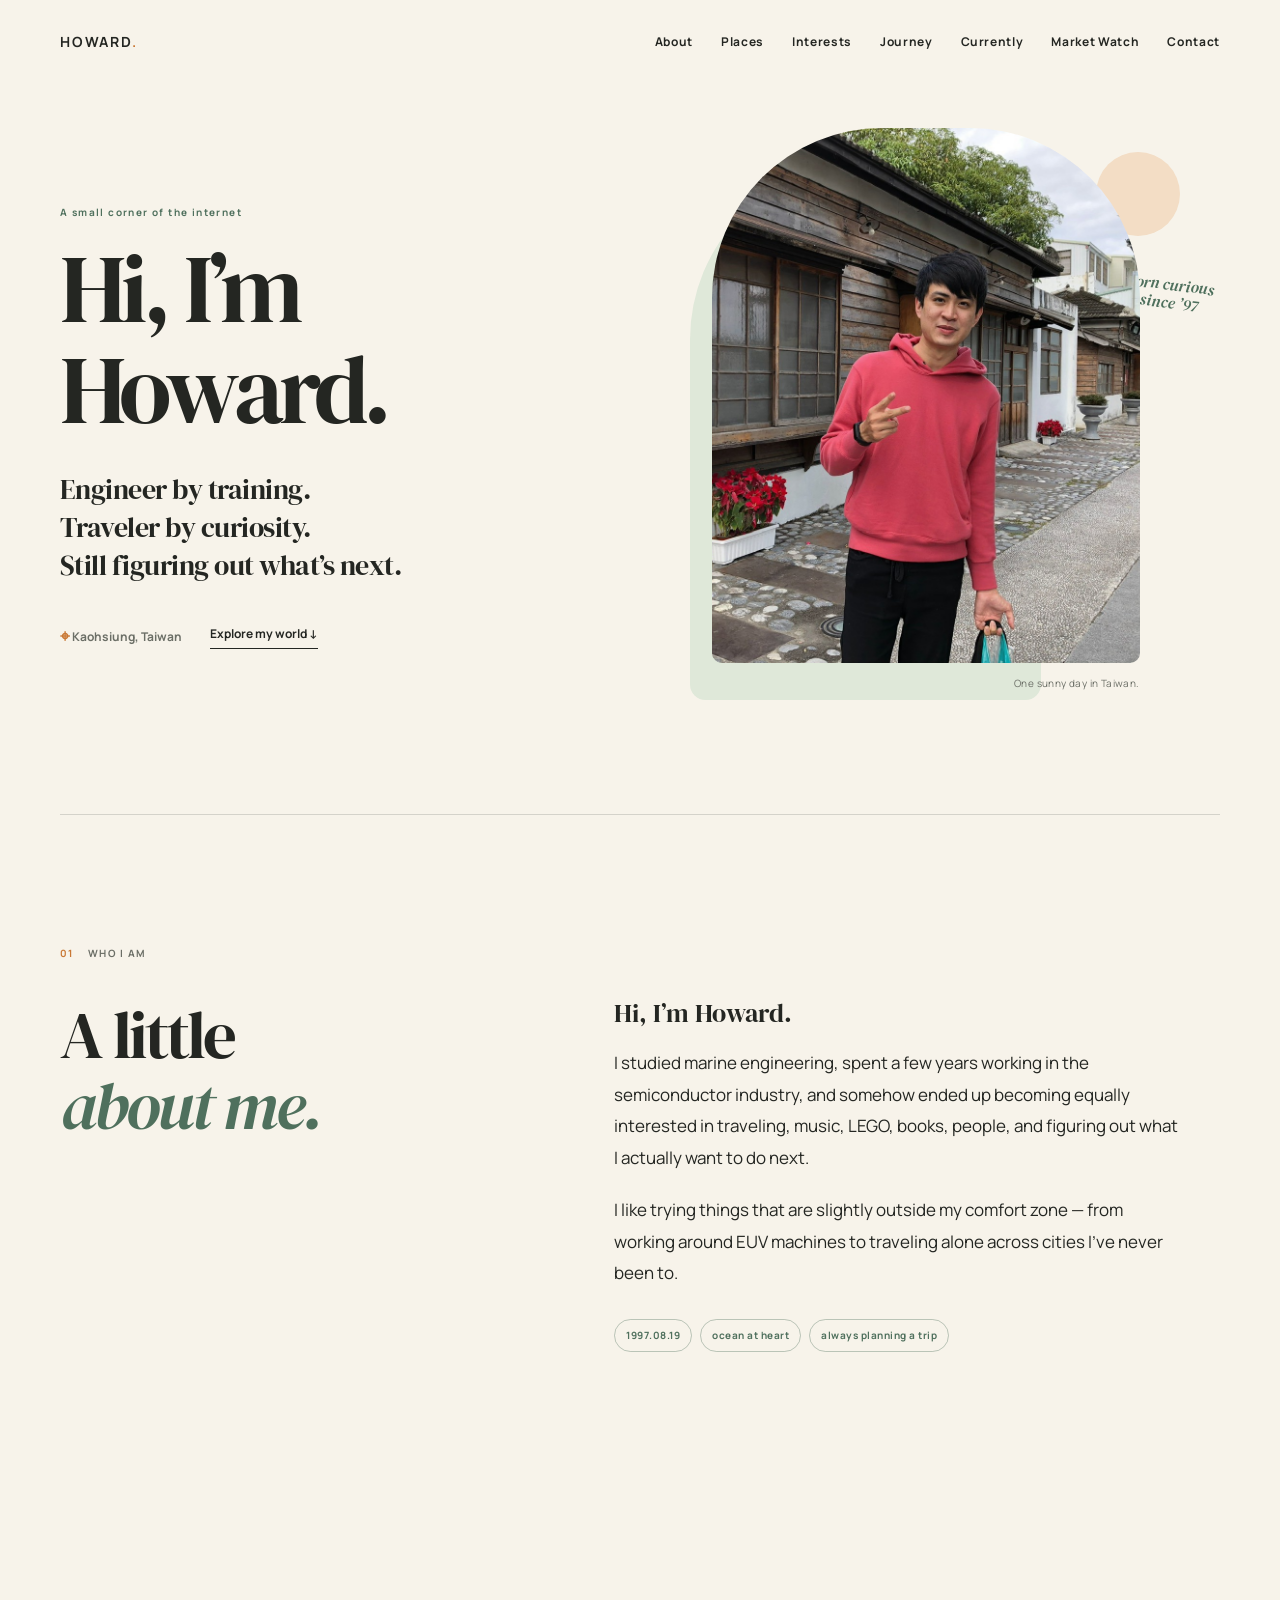
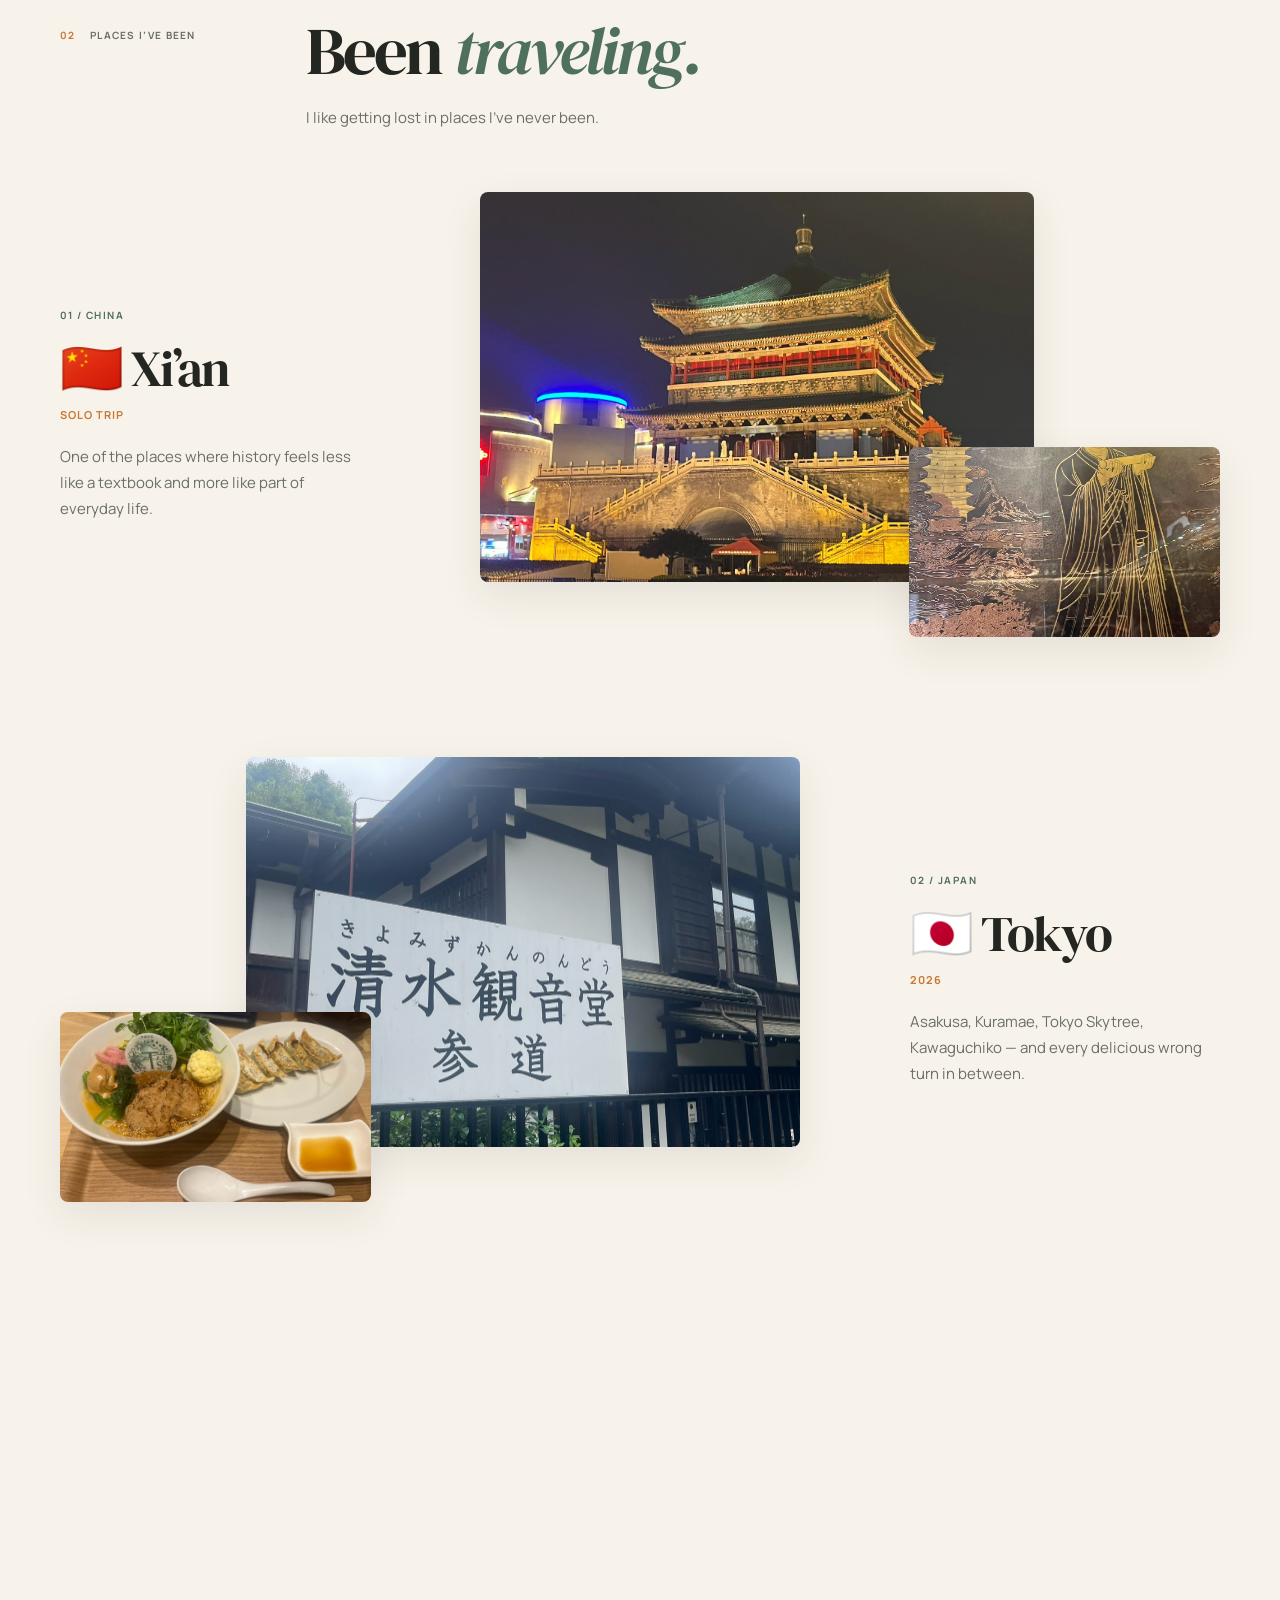
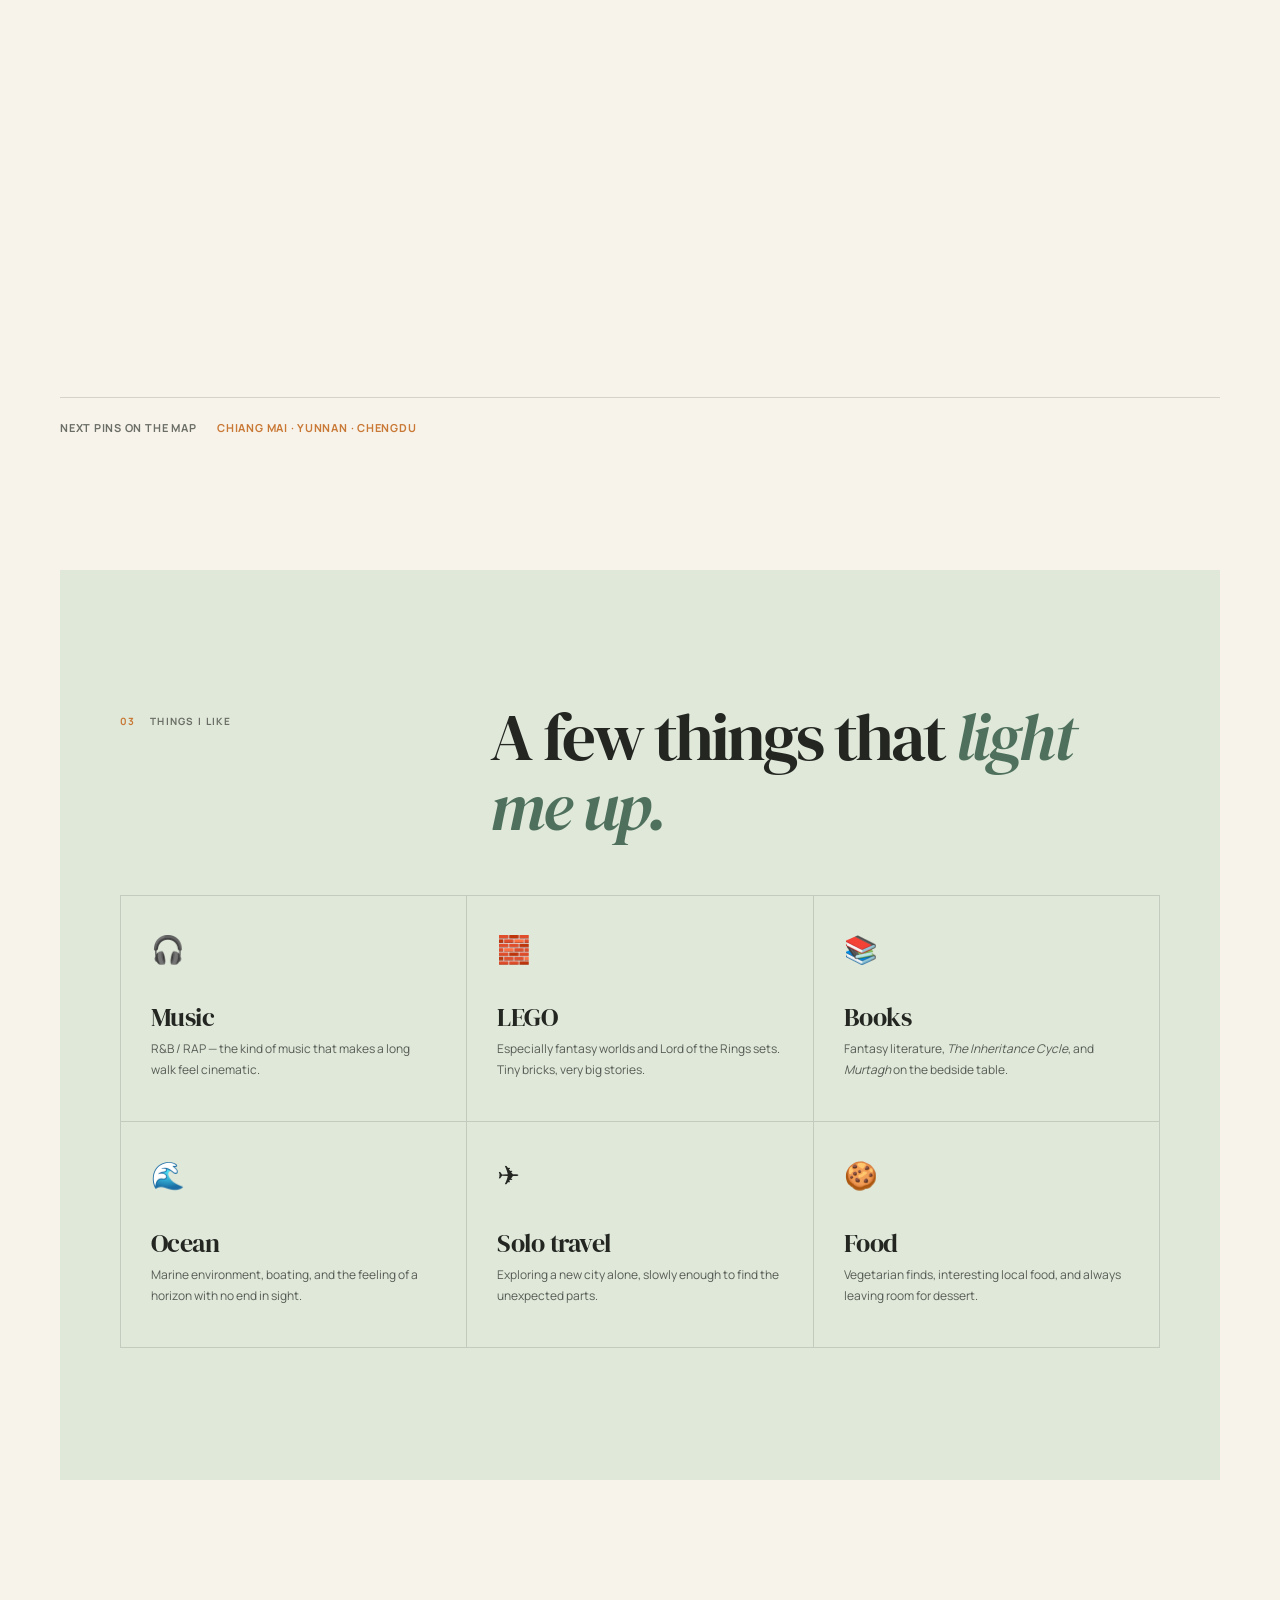
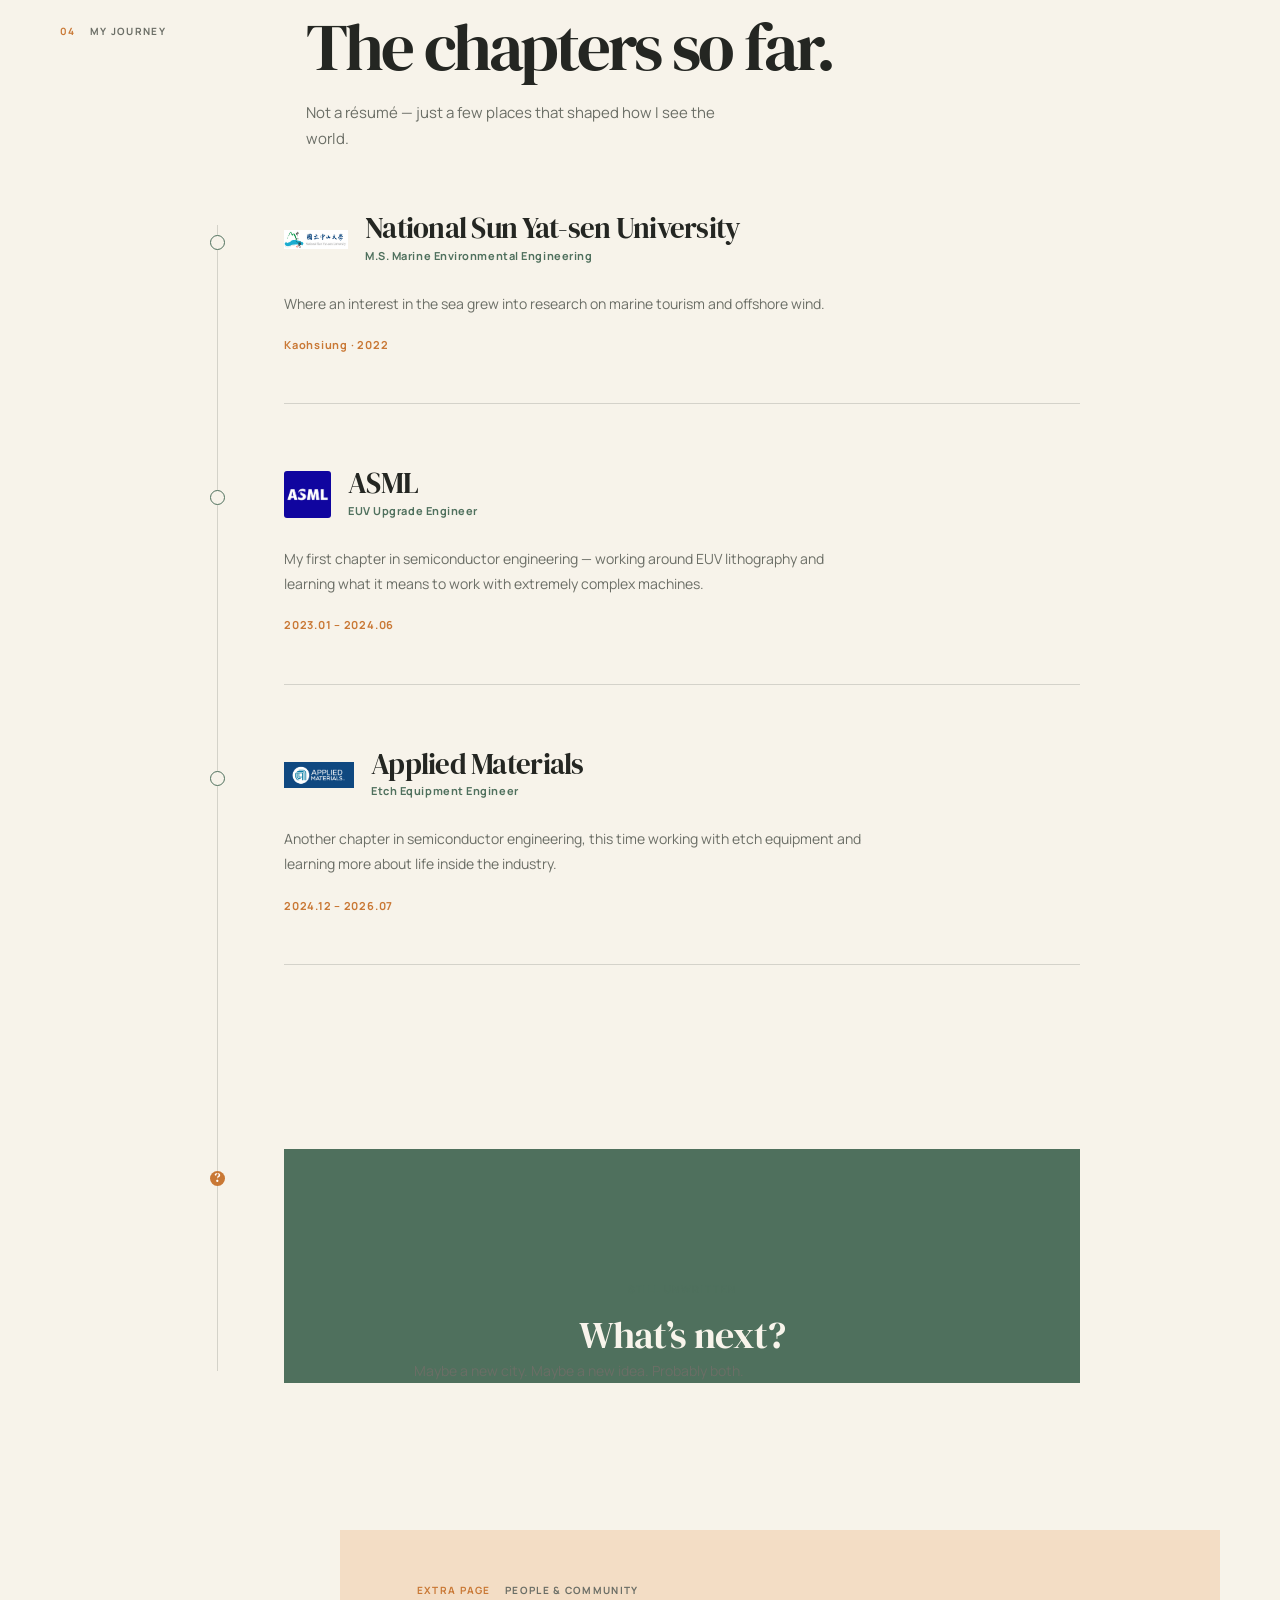
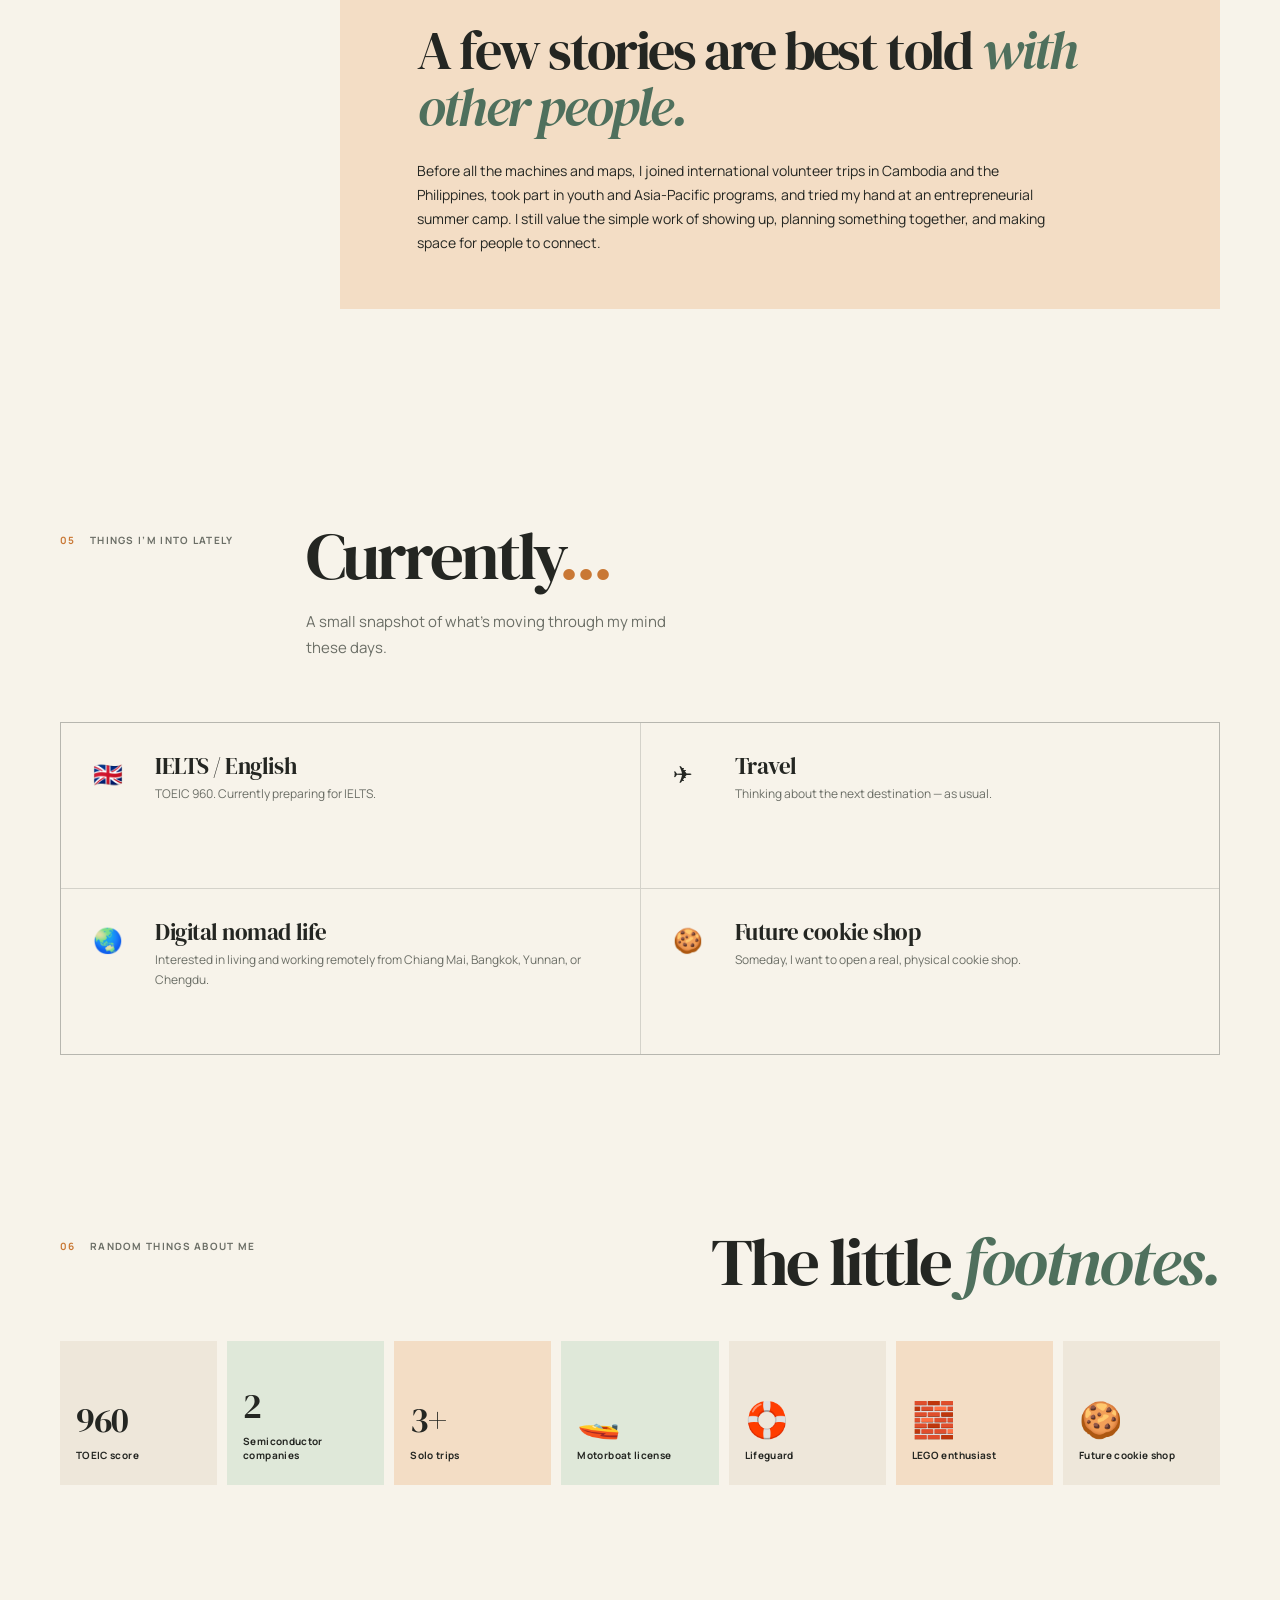
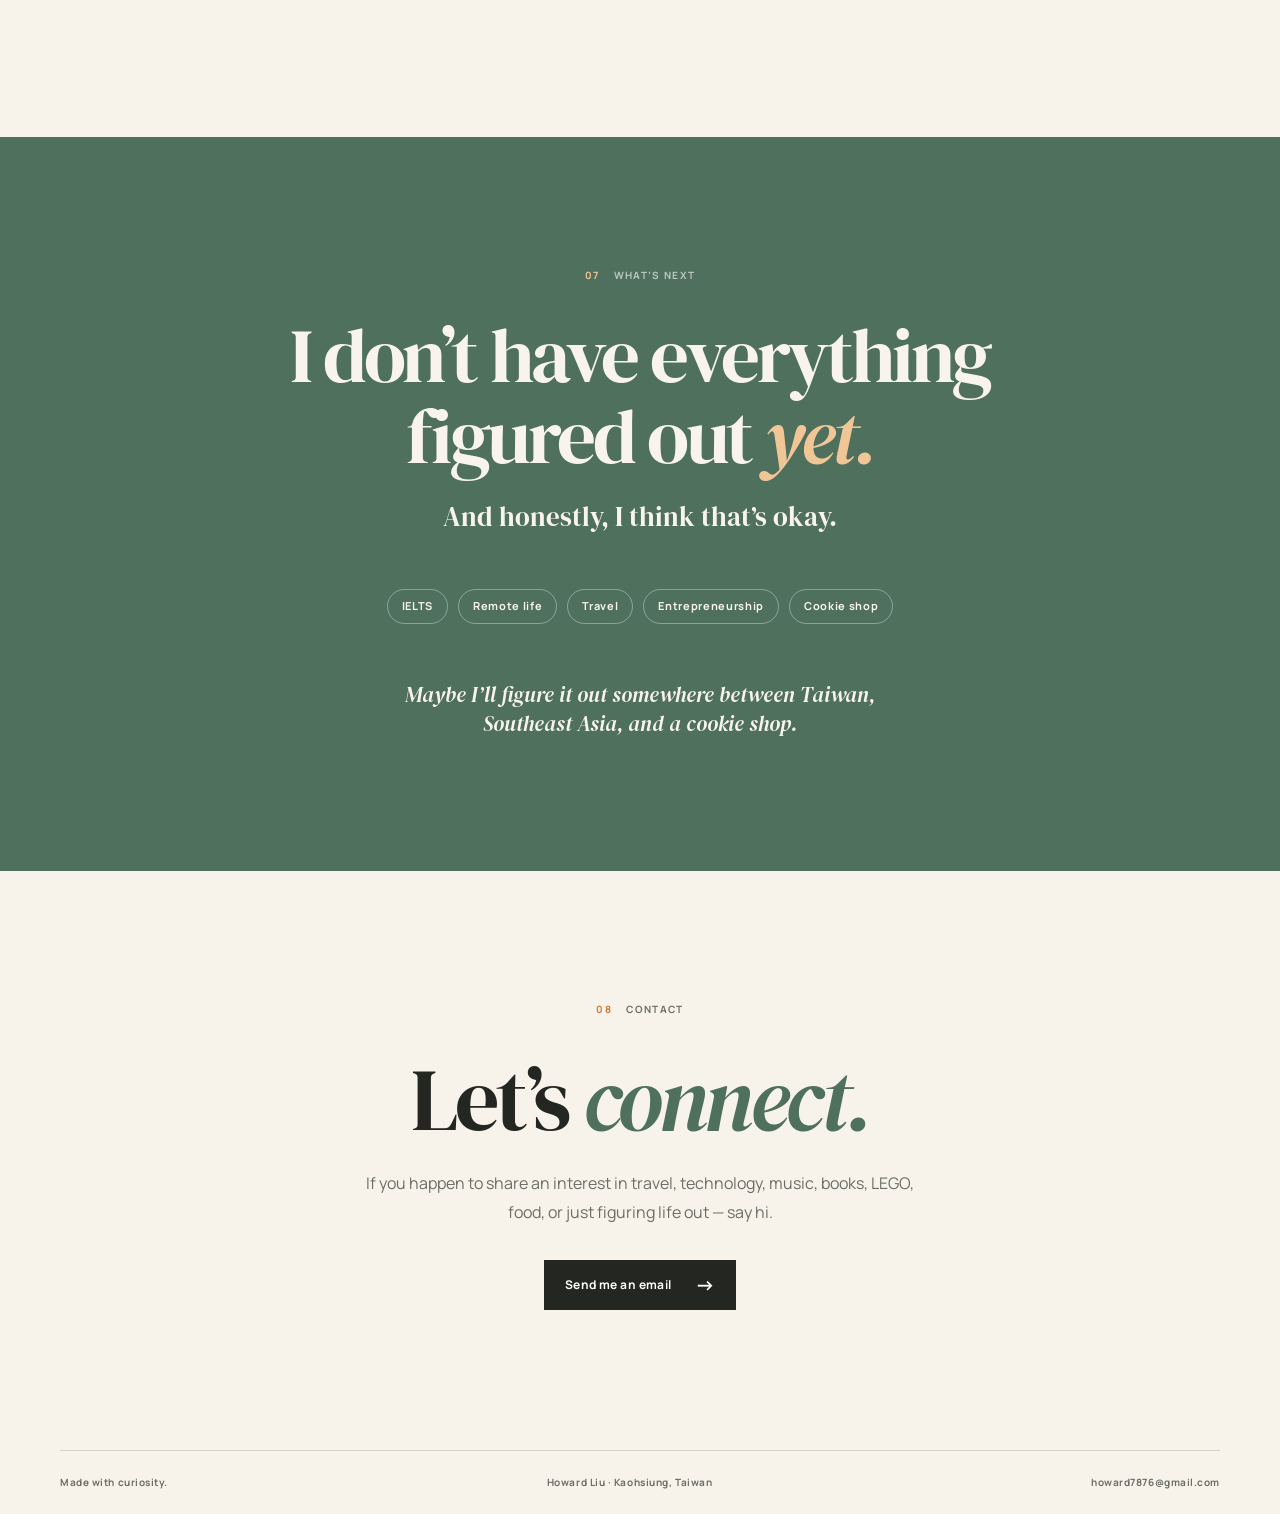
<file: index.html>
<!doctype html>
<html lang="en">
  <head>
    <meta charset="UTF-8" />
    <meta name="viewport" content="width=device-width, initial-scale=1.0" />
    <meta name="description" content="Personal website of Howard Liu — engineer, traveler, LEGO enthusiast, music lover, and someone still figuring out what's next." />
    <meta name="theme-color" content="#f6f2e9" />
    <meta property="og:title" content="Howard Liu — About me" />
    <meta property="og:description" content="Engineer, traveler, LEGO enthusiast, music lover, and someone still figuring out what's next." />
    <meta property="og:type" content="website" />
    <meta property="og:image" content="profile.jpg" />
    <meta property="og:locale" content="en_US" />
    <title>Howard Liu — About me</title>
    <link rel="preconnect" href="https://fonts.googleapis.com" />
    <link rel="preconnect" href="https://fonts.gstatic.com" crossorigin />
    <link href="https://fonts.googleapis.com/css2?family=DM+Serif+Display:ital@0;1&family=Manrope:wght@400;500;600;700&display=swap" rel="stylesheet" />
    <link rel="stylesheet" href="styles.css" />
  </head>
  <body>
    <a class="skip-link" href="#main-content">Skip to content</a>
    <header class="site-header" id="top">
      <nav class="nav shell" aria-label="Main navigation">
        <a class="wordmark" href="#top" aria-label="Howard Liu, home">HOWARD<span>.</span></a>
        <button class="menu-toggle" type="button" aria-expanded="false" aria-controls="nav-links">
          <span class="sr-only">Toggle navigation</span>
          <span></span><span></span>
        </button>
        <div class="nav-links" id="nav-links">
          <a href="#about">About</a>
          <a href="#places">Places</a>
          <a href="#interests">Interests</a>
          <a href="#journey">Journey</a>
          <a href="#currently">Currently</a>
          <a href="market.html">Market Watch</a>
          <a href="#contact">Contact</a>
        </div>
      </nav>
    </header>

    <main id="main-content">
      <section class="hero shell" aria-labelledby="hero-title">
        <div class="hero-copy reveal">
          <p class="eyebrow">A small corner of the internet</p>
          <h1 id="hero-title">Hi, I’m Howard.</h1>
          <p class="hero-intro">Engineer by training.<br />Traveler by curiosity.<br />Still figuring out what’s next.</p>
          <div class="hero-foot">
            <span class="location"><span aria-hidden="true">⌖</span> Kaohsiung, Taiwan</span>
            <a class="text-link" href="#about">Explore my world <span aria-hidden="true">↓</span></a>
          </div>
        </div>
        <div class="hero-portrait reveal reveal-delay">
          <div class="portrait-sun" aria-hidden="true"></div>
          <figure>
            <img src="profile.jpg" alt="Howard Liu standing outside a historic wooden building" fetchpriority="high" />
            <figcaption>One sunny day in Taiwan.</figcaption>
          </figure>
          <span class="portrait-note">born curious<br />since ’97</span>
        </div>
      </section>

      <section class="about section shell" id="about" aria-labelledby="about-title">
        <div class="section-kicker reveal"><span>01</span> WHO I AM</div>
        <div class="about-grid">
          <h2 id="about-title" class="reveal">A little<br /><em>about me.</em></h2>
          <div class="about-copy reveal reveal-delay">
            <p>Hi, I’m Howard.</p>
            <p>I studied marine engineering, spent a few years working in the semiconductor industry, and somehow ended up becoming equally interested in traveling, music, LEGO, books, people, and figuring out what I actually want to do next.</p>
            <p>I like trying things that are slightly outside my comfort zone — from working around EUV machines to traveling alone across cities I’ve never been to.</p>
            <div class="about-tags" aria-label="A few things about Howard">
              <span>1997.08.19</span><span>ocean at heart</span><span>always planning a trip</span>
            </div>
          </div>
        </div>
      </section>

      <section class="places section shell" id="places" aria-labelledby="places-title">
        <div class="section-heading reveal">
          <div class="section-kicker"><span>02</span> PLACES I’VE BEEN</div>
          <div>
            <h2 id="places-title">Been <em>traveling.</em></h2>
            <p>I like getting lost in places I’ve never been.</p>
          </div>
        </div>

        <div class="travel-stories">
          <article class="travel-story xian reveal">
            <div class="story-copy">
              <p class="place-index">01 / CHINA</p>
              <h3><span aria-hidden="true">🇨🇳</span> Xi’an</h3>
              <p class="story-meta">Solo trip</p>
              <p class="story-text">One of the places where history feels less like a textbook and more like part of everyday life.</p>
            </div>
            <div class="photo-pair">
              <figure class="photo-large"><img src="xian.jpg" alt="The illuminated Bell Tower in Xi'an at night" loading="lazy" /></figure>
              <figure class="photo-small"><img src="xian 2.jpg" alt="Gold-lined mural at a Xi'an temple" loading="lazy" /></figure>
            </div>
          </article>

          <article class="travel-story tokyo reveal">
            <div class="photo-pair">
              <figure class="photo-large"><img src="tokyo%20(2).jpg" alt="Entrance to Kiyomizu Kannon-do in Tokyo" loading="lazy" /></figure>
              <figure class="photo-small"><img src="tokyo.jpg" alt="A bowl of ramen and gyoza during a Tokyo trip" loading="lazy" /></figure>
            </div>
            <div class="story-copy">
              <p class="place-index">02 / JAPAN</p>
              <h3><span aria-hidden="true">🇯🇵</span> Tokyo</h3>
              <p class="story-meta">2026</p>
              <p class="story-text">Asakusa, Kuramae, Tokyo Skytree, Kawaguchiko — and every delicious wrong turn in between.</p>
            </div>
          </article>

          <article class="travel-story singapore reveal">
            <div class="story-copy">
              <p class="place-index">03 / SINGAPORE</p>
              <h3><span aria-hidden="true">🇸🇬</span> Singapore</h3>
              <p class="story-meta">Solo trip</p>
              <p class="story-text">Museums, unforgettable food, and a little bit of Harry Potter: Visions of Magic.</p>
            </div>
            <figure class="singapore-photo"><img src="singapore.jpg" alt="Howard looking at Singapore's glowing skyline at night" loading="lazy" /></figure>
          </article>
        </div>
        <p class="future-destinations reveal">Next pins on the map <span>Chiang Mai · Yunnan · Chengdu</span></p>
      </section>

      <section class="interests section shell" id="interests" aria-labelledby="interests-title">
        <div class="section-heading reveal">
          <div class="section-kicker"><span>03</span> THINGS I LIKE</div>
          <h2 id="interests-title">A few things that <em>light me up.</em></h2>
        </div>
        <div class="interest-grid">
          <article class="interest-card music reveal"><span class="interest-icon" aria-hidden="true">🎧</span><h3>Music</h3><p>R&amp;B / RAP — the kind of music that makes a long walk feel cinematic.</p></article>
          <article class="interest-card lego reveal"><span class="interest-icon" aria-hidden="true">🧱</span><h3>LEGO</h3><p>Especially fantasy worlds and Lord of the Rings sets. Tiny bricks, very big stories.</p></article>
          <article class="interest-card books reveal"><span class="interest-icon" aria-hidden="true">📚</span><h3>Books</h3><p>Fantasy literature, <i>The Inheritance Cycle</i>, and <i>Murtagh</i> on the bedside table.</p></article>
          <article class="interest-card ocean reveal"><span class="interest-icon" aria-hidden="true">🌊</span><h3>Ocean</h3><p>Marine environment, boating, and the feeling of a horizon with no end in sight.</p></article>
          <article class="interest-card travel reveal"><span class="interest-icon" aria-hidden="true">✈️</span><h3>Solo travel</h3><p>Exploring a new city alone, slowly enough to find the unexpected parts.</p></article>
          <article class="interest-card food reveal"><span class="interest-icon" aria-hidden="true">🍪</span><h3>Food</h3><p>Vegetarian finds, interesting local food, and always leaving room for dessert.</p></article>
        </div>
      </section>

      <section class="journey section shell" id="journey" aria-labelledby="journey-title">
        <div class="section-heading reveal">
          <div class="section-kicker"><span>04</span> MY JOURNEY</div>
          <div><h2 id="journey-title">The chapters so far.</h2><p>Not a résumé — just a few places that shaped how I see the world.</p></div>
        </div>
        <div class="timeline">
          <article class="timeline-item reveal">
            <span class="timeline-dot" aria-hidden="true"></span>
            <div class="timeline-card">
              <div class="brand-line"><img class="brand-logo nsysu-logo" src="nsysu.jpg" alt="National Sun Yat-sen University logo" loading="lazy" /><div><h3>National Sun Yat-sen University</h3><p class="role">M.S. Marine Environmental Engineering</p></div></div>
              <p>Where an interest in the sea grew into research on marine tourism and offshore wind.</p>
              <time datetime="2022">Kaohsiung · 2022</time>
            </div>
          </article>
          <article class="timeline-item reveal">
            <span class="timeline-dot" aria-hidden="true"></span>
            <div class="timeline-card">
              <div class="brand-line"><img class="brand-logo asml-logo" src="asml.jpg" alt="ASML logo" loading="lazy" /><div><h3>ASML</h3><p class="role">EUV Upgrade Engineer</p></div></div>
              <p>My first chapter in semiconductor engineering — working around EUV lithography and learning what it means to work with extremely complex machines.</p>
              <time datetime="2023-01">2023.01 – 2024.06</time>
            </div>
          </article>
          <article class="timeline-item reveal">
            <span class="timeline-dot" aria-hidden="true"></span>
            <div class="timeline-card">
              <div class="brand-line"><img class="brand-logo amat-logo" src="Applied-Materials-logo-amat.png" alt="Applied Materials logo" loading="lazy" /><div><h3>Applied Materials</h3><p class="role">Etch Equipment Engineer</p></div></div>
              <p>Another chapter in semiconductor engineering, this time working with etch equipment and learning more about life inside the industry.</p>
              <time datetime="2024-12">2024.12 – 2026.07</time>
            </div>
          </article>
          <article class="timeline-item next reveal">
            <span class="timeline-dot" aria-hidden="true">?</span>
            <div class="timeline-card"><p class="place-index">STILL UNWRITTEN</p><h3>What’s next?</h3><p>Maybe a new city. Maybe a new idea. Probably both.</p></div>
          </article>
        </div>
      </section>

      <section class="beyond section shell" aria-labelledby="beyond-title">
        <div class="beyond-card reveal">
          <p class="section-kicker"><span>EXTRA PAGE</span> PEOPLE &amp; COMMUNITY</p>
          <h2 id="beyond-title">A few stories are best told <em>with other people.</em></h2>
          <p>Before all the machines and maps, I joined international volunteer trips in Cambodia and the Philippines, took part in youth and Asia-Pacific programs, and tried my hand at an entrepreneurial summer camp. I still value the simple work of showing up, planning something together, and making space for people to connect.</p>
        </div>
      </section>

      <section class="currently section shell" id="currently" aria-labelledby="currently-title">
        <div class="section-heading reveal"><div class="section-kicker"><span>05</span> THINGS I’M INTO LATELY</div><div><h2 id="currently-title">Currently<span class="dot">...</span></h2><p>A small snapshot of what’s moving through my mind these days.</p></div></div>
        <div class="currently-grid">
          <article class="current-card reveal"><span>🇬🇧</span><div><h3>IELTS / English</h3><p>TOEIC 960. Currently preparing for IELTS.</p></div></article>
          <article class="current-card reveal"><span>✈️</span><div><h3>Travel</h3><p>Thinking about the next destination — as usual.</p></div></article>
          <article class="current-card reveal"><span>🌏</span><div><h3>Digital nomad life</h3><p>Interested in living and working remotely from Chiang Mai, Bangkok, Yunnan, or Chengdu.</p></div></article>
          <article class="current-card reveal"><span>🍪</span><div><h3>Future cookie shop</h3><p>Someday, I want to open a real, physical cookie shop.</p></div></article>
        </div>
      </section>

      <section class="random section shell" aria-labelledby="random-title">
        <div class="section-heading reveal"><div class="section-kicker"><span>06</span> RANDOM THINGS ABOUT ME</div><h2 id="random-title">The little <em>footnotes.</em></h2></div>
        <div class="fact-grid">
          <div class="fact reveal"><strong>960</strong><span>TOEIC score</span></div><div class="fact reveal"><strong>2</strong><span>Semiconductor companies</span></div><div class="fact reveal"><strong>3+</strong><span>Solo trips</span></div><div class="fact reveal"><strong>🚤</strong><span>Motorboat license</span></div><div class="fact reveal"><strong>🛟</strong><span>Lifeguard</span></div><div class="fact reveal"><strong>🧱</strong><span>LEGO enthusiast</span></div><div class="fact reveal"><strong>🍪</strong><span>Future cookie shop</span></div>
        </div>
      </section>

      <section class="next section" aria-labelledby="next-title">
        <div class="shell next-inner reveal">
          <div class="section-kicker"><span>07</span> WHAT’S NEXT</div>
          <h2 id="next-title">I don’t have everything<br />figured out <em>yet.</em></h2>
          <p class="next-lead">And honestly, I think that’s okay.</p>
          <div class="next-list" aria-label="Things Howard is looking toward"><span>IELTS</span><span>Remote life</span><span>Travel</span><span>Entrepreneurship</span><span>Cookie shop</span></div>
          <p class="next-closer">Maybe I’ll figure it out somewhere between Taiwan, Southeast Asia, and a cookie shop.</p>
        </div>
      </section>

      <section class="contact section shell" id="contact" aria-labelledby="contact-title">
        <div class="section-kicker reveal"><span>08</span> CONTACT</div>
        <div class="contact-content reveal"><h2 id="contact-title">Let’s <em>connect.</em></h2><p>If you happen to share an interest in travel, technology, music, books, LEGO, food, or just figuring life out — say hi.</p><a class="email-button" href="mailto:howard7876@gmail.com">Send me an email <span aria-hidden="true">→</span></a></div>
      </section>
    </main>
    <footer class="footer shell"><p>Made with curiosity.</p><p>Howard Liu · Kaohsiung, Taiwan</p><a href="mailto:howard7876@gmail.com">howard7876@gmail.com</a></footer>
    <script src="script.js"></script>
  </body>
</html>
</file>
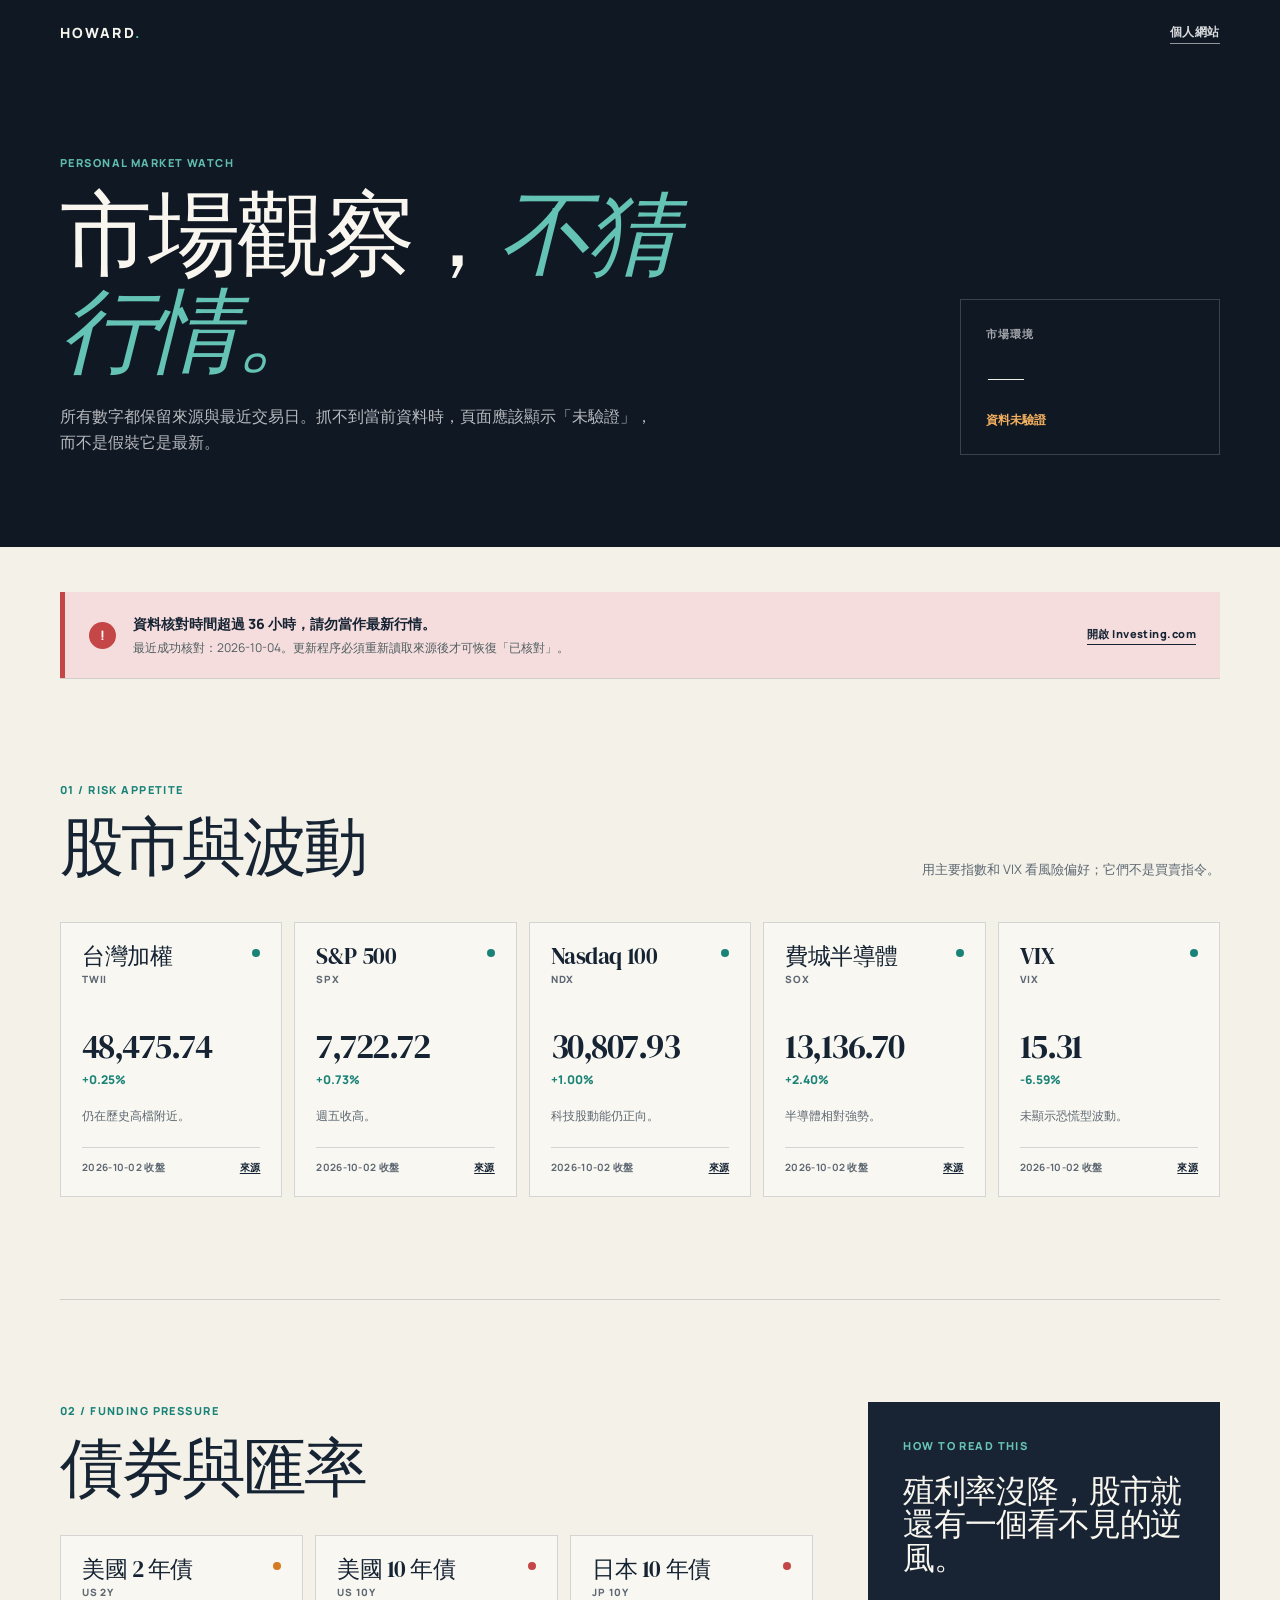
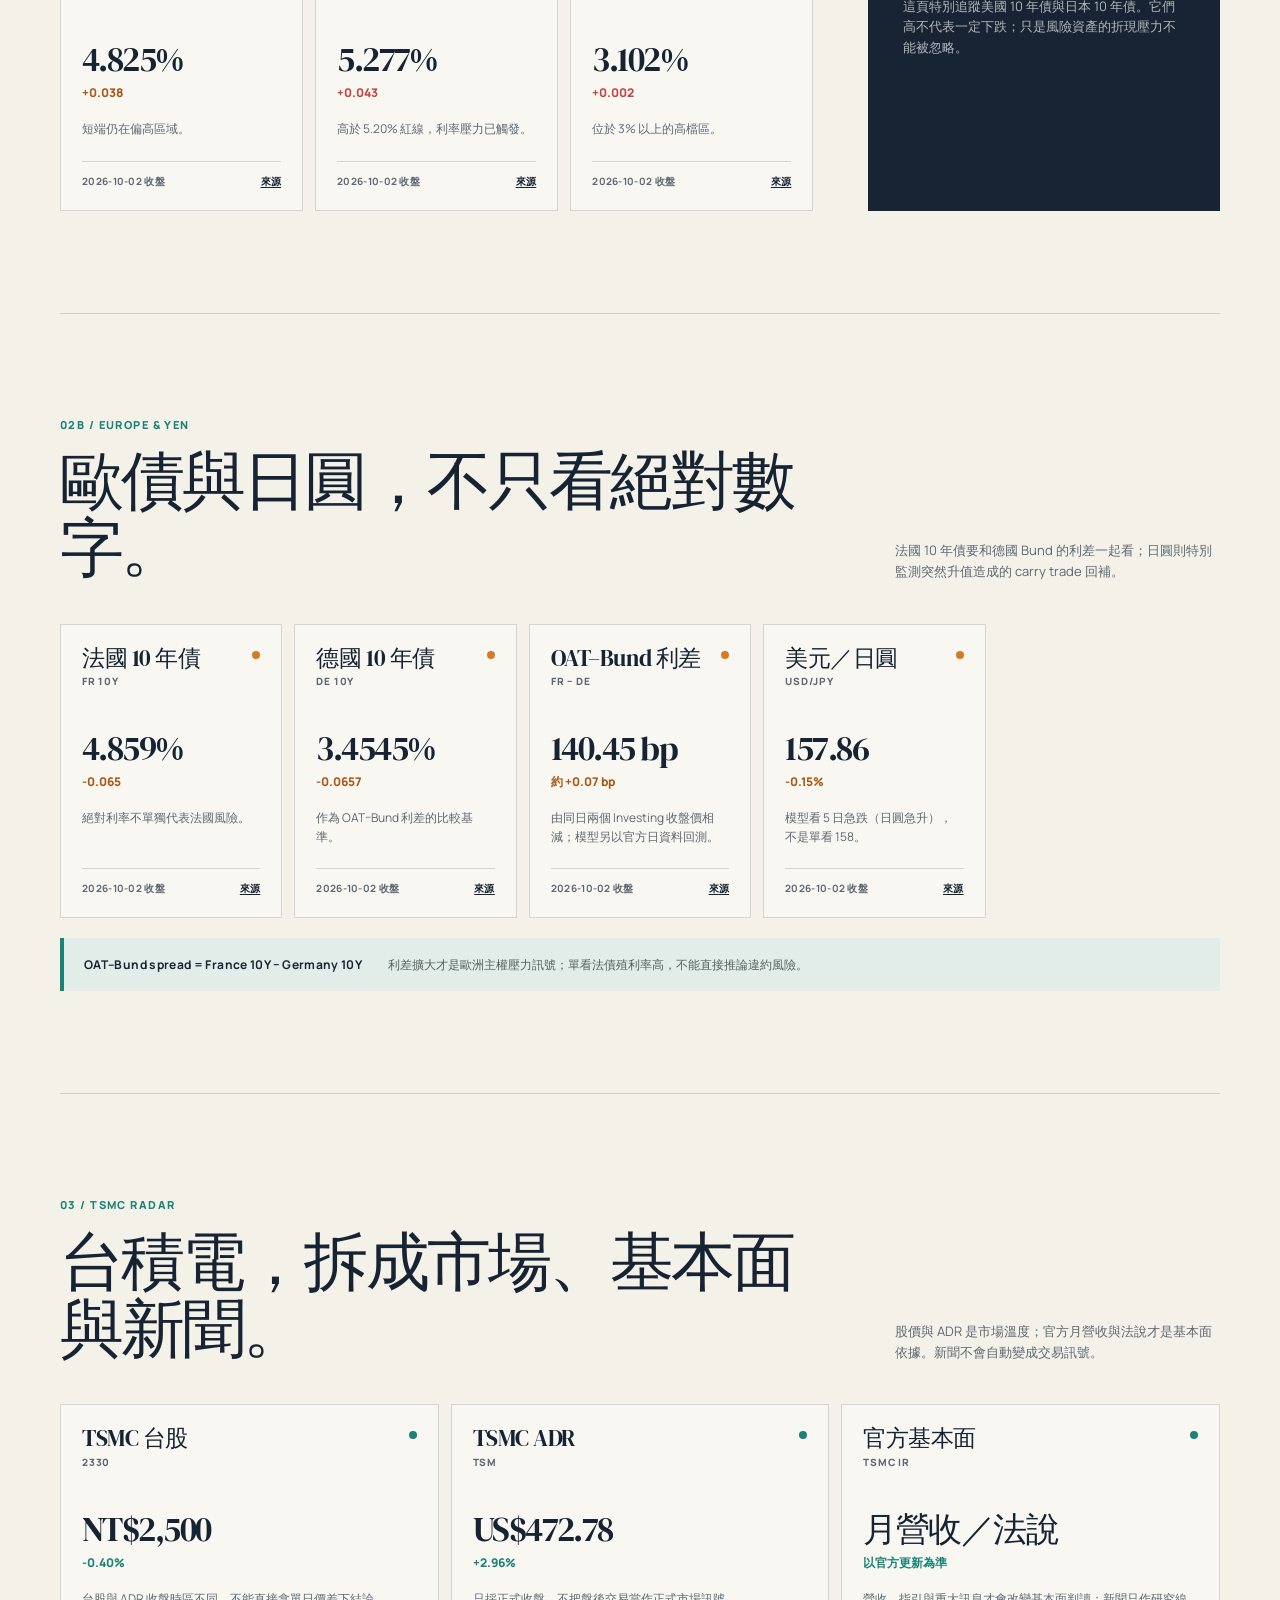
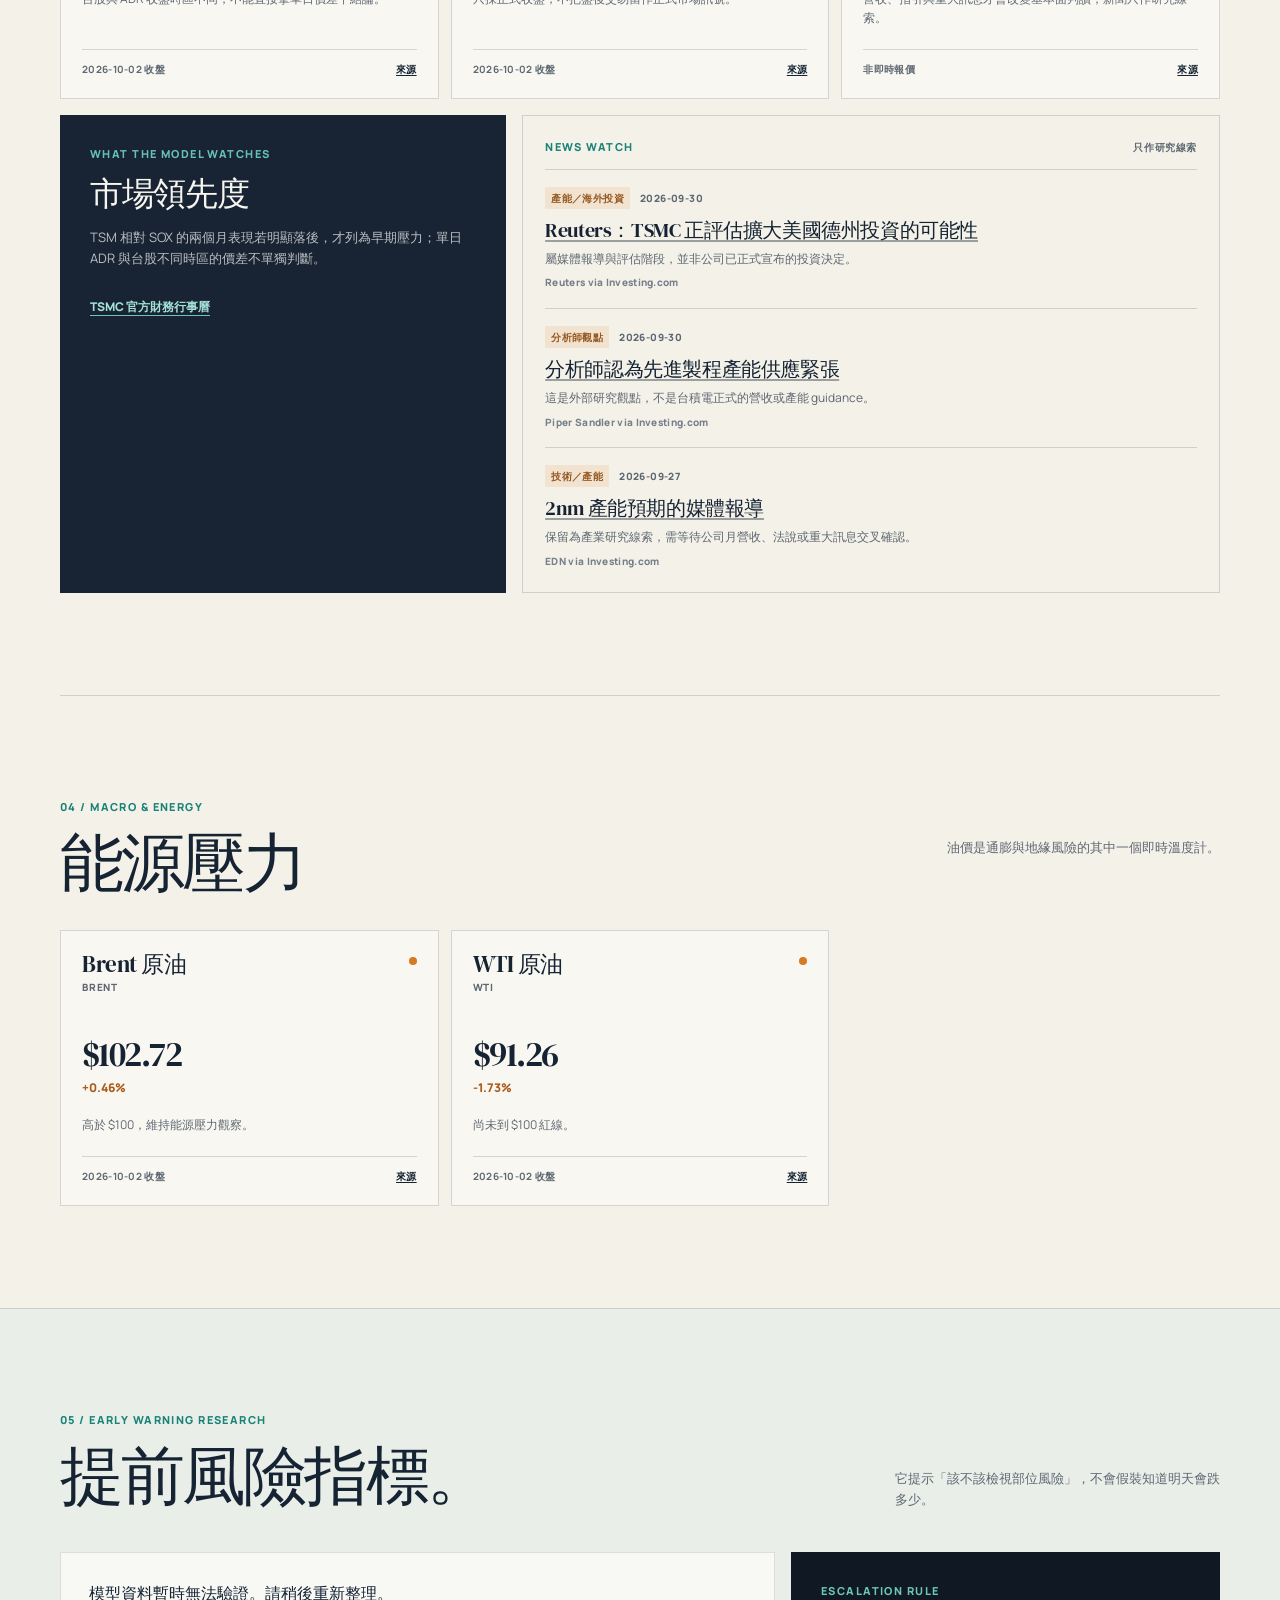
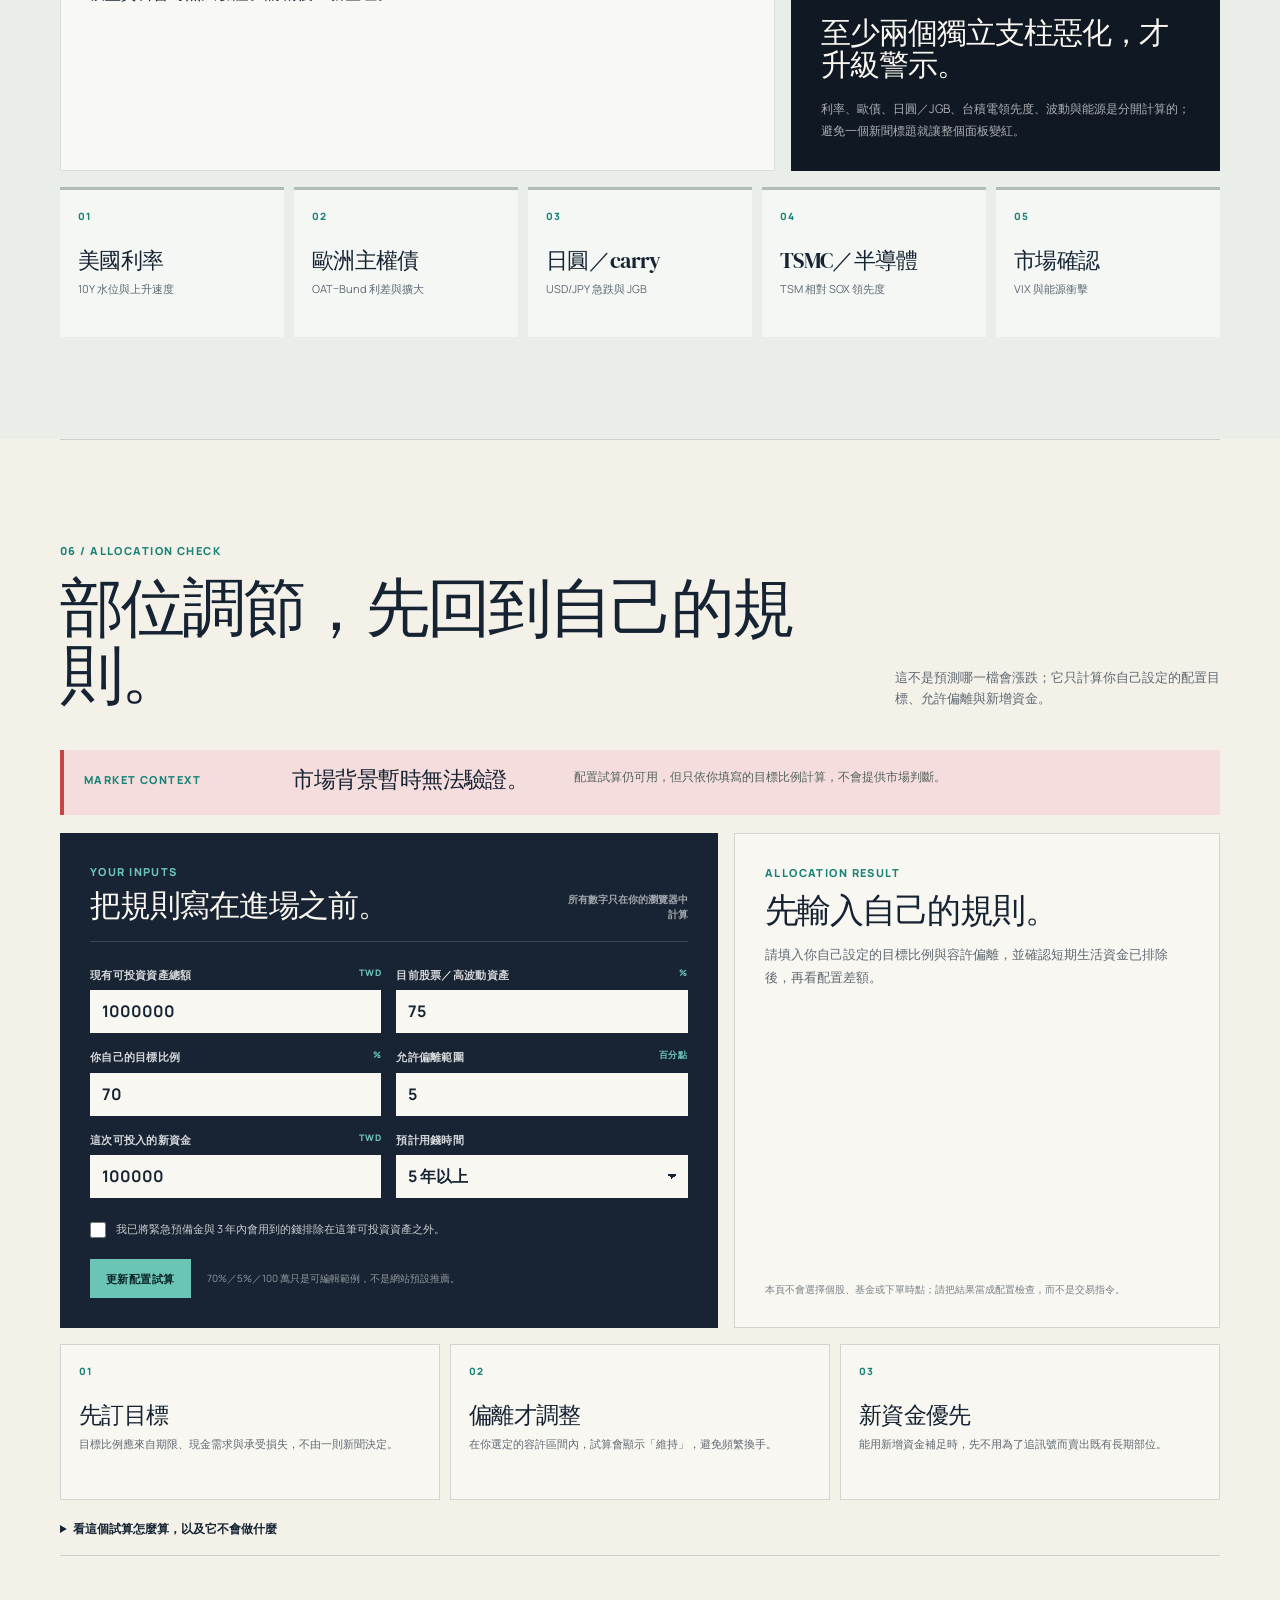
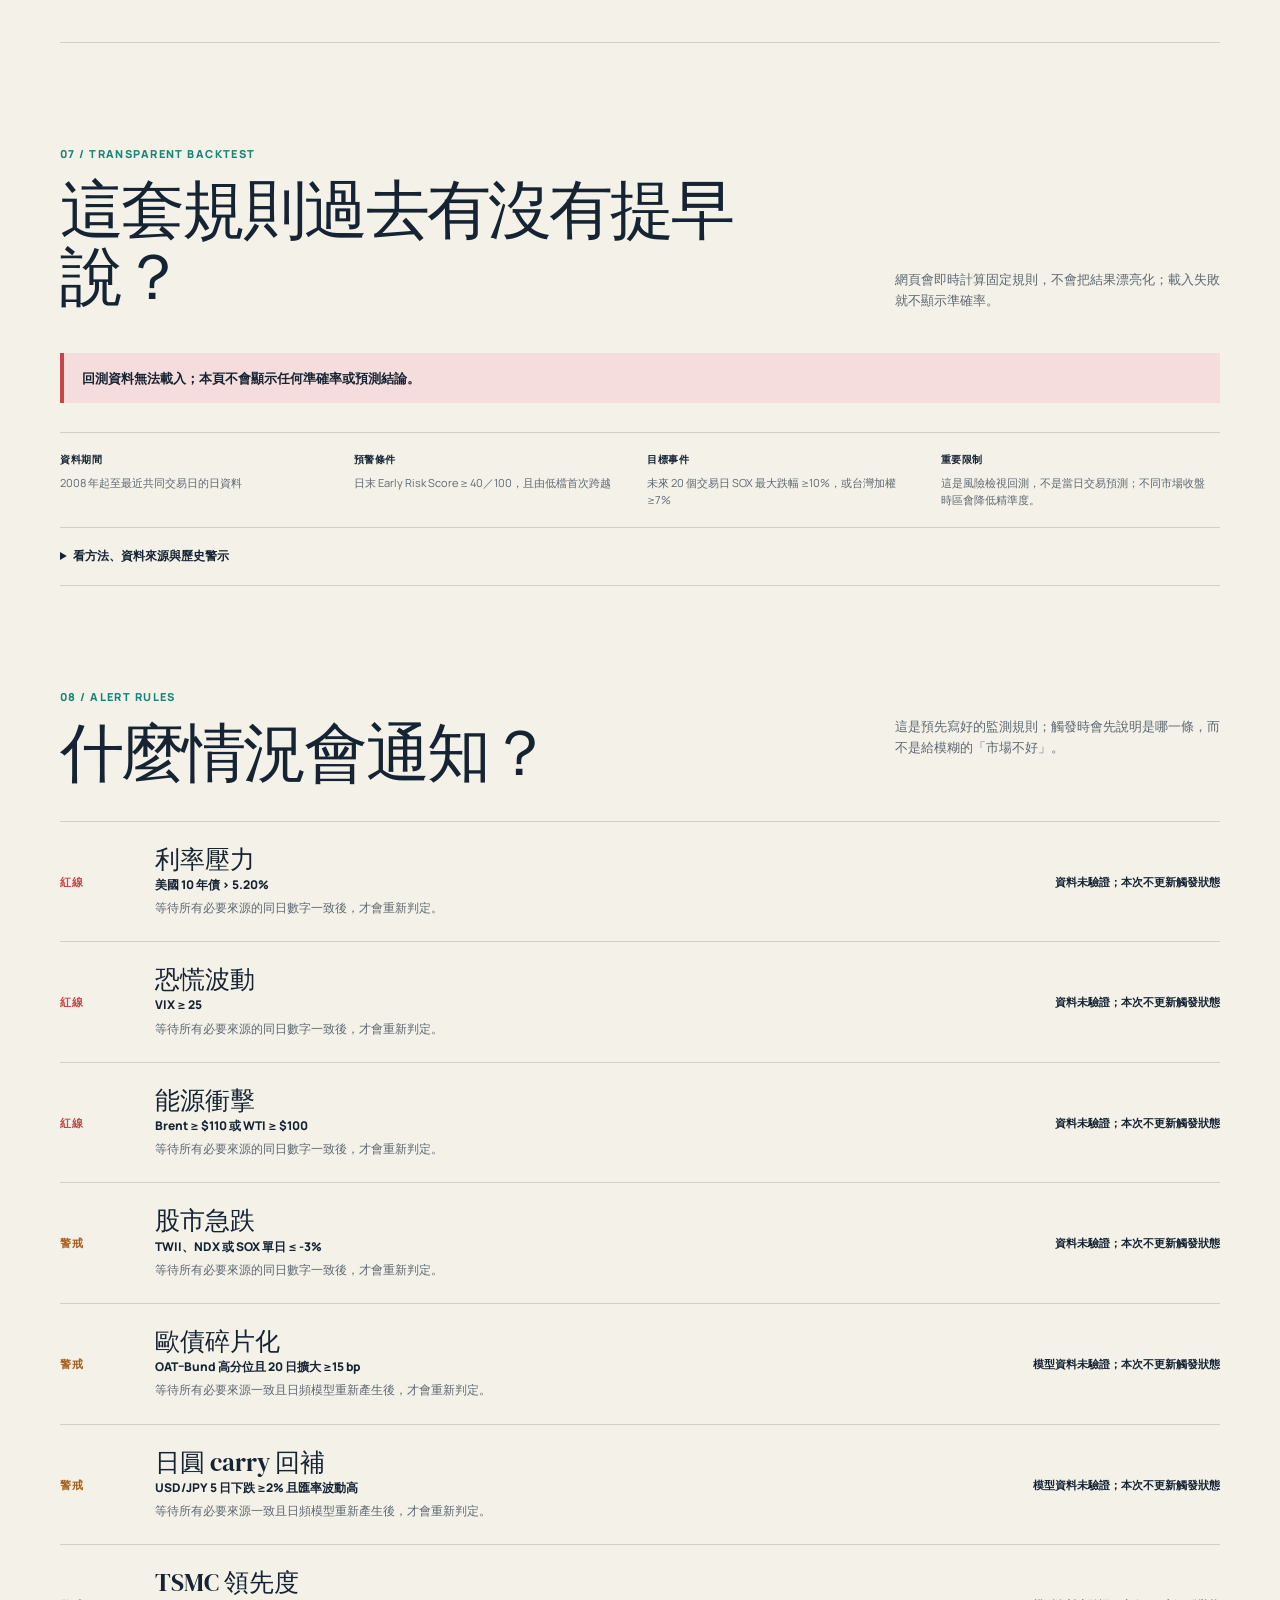
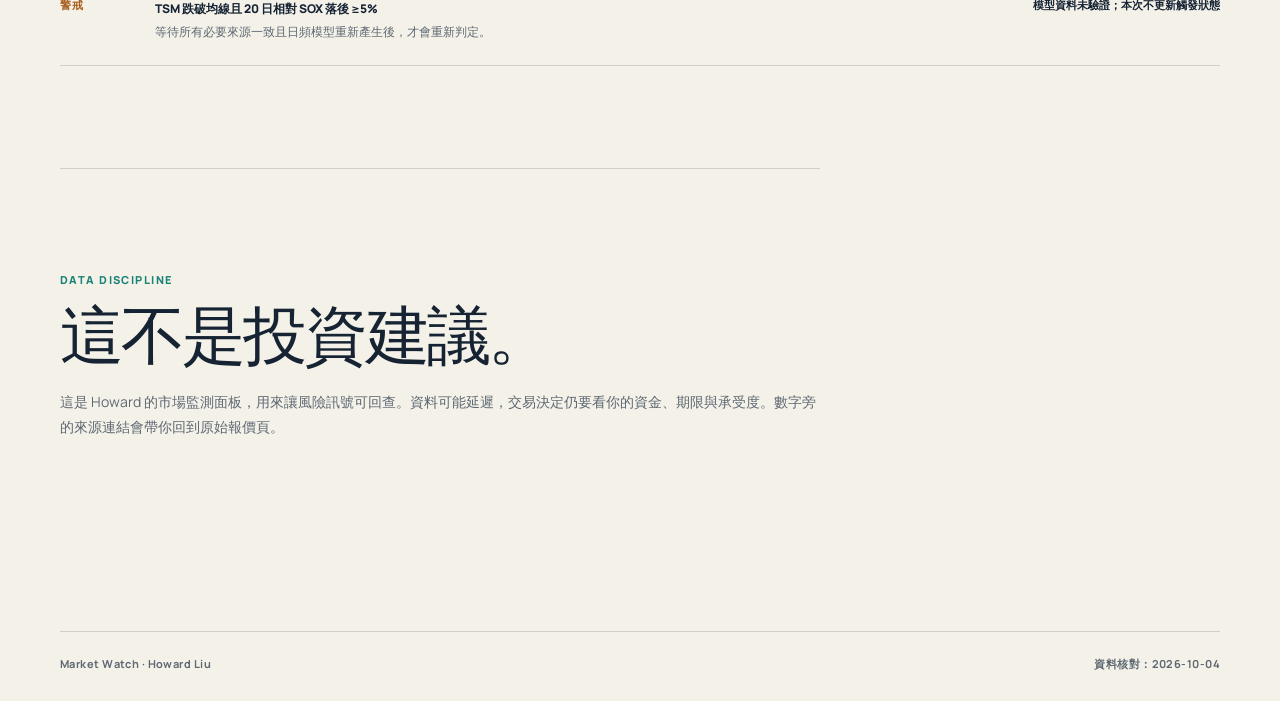
<file: market.html>
<!doctype html>
<html lang="zh-Hant">
  <head>
    <meta charset="UTF-8" />
    <meta name="viewport" content="width=device-width, initial-scale=1.0" />
    <meta name="description" content="Howard Liu's market watch — a date-stamped market dashboard with source links and clear risk rules." />
    <meta name="theme-color" content="#101824" />
    <title>Market Watch — Howard Liu</title>
    <link rel="preconnect" href="https://fonts.googleapis.com" />
    <link rel="preconnect" href="https://fonts.gstatic.com" crossorigin />
    <link href="https://fonts.googleapis.com/css2?family=DM+Serif+Display:ital@0;1&family=Manrope:wght@400;500;600;700;800&display=swap" rel="stylesheet" />
    <link rel="stylesheet" href="market.css?v=allocation-check-v1" />
  </head>
  <body>
    <a class="skip-link" href="#dashboard">跳至市場儀表板</a>
    <header class="market-header">
      <nav class="market-shell market-nav" aria-label="市場頁面導覽">
        <a class="market-wordmark" href="index.html" aria-label="回到 Howard 的個人網站">HOWARD<span>.</span></a>
        <a class="back-link" href="index.html">個人網站</a>
      </nav>
    </header>

    <main id="dashboard" class="market-shell">
      <section class="market-hero" aria-labelledby="market-title">
        <div>
          <p class="kicker">PERSONAL MARKET WATCH</p>
          <h1 id="market-title">市場觀察，<em>不猜行情。</em></h1>
          <p class="hero-copy">所有數字都保留來源與最近交易日。抓不到當前資料時，頁面應該顯示「未驗證」，而不是假裝它是最新。</p>
        </div>
        <aside class="score-card" aria-label="市場環境評分">
          <p>市場環境</p>
          <strong id="market-score">—</strong>
          <span id="market-score-label">載入中</span>
        </aside>
      </section>

      <section class="verification-card" aria-label="資料驗證狀態">
        <div class="verification-icon" aria-hidden="true">✓</div>
        <div>
          <p id="verification-status" class="verification-status">正在讀取資料狀態</p>
          <p id="verification-detail" class="verification-detail"></p>
        </div>
        <a class="source-button" href="https://www.investing.com/" target="_blank" rel="noopener noreferrer">開啟 Investing.com</a>
      </section>

      <section class="market-section" aria-labelledby="equity-title">
        <div class="section-heading">
          <div><p class="kicker">01 / RISK APPETITE</p><h2 id="equity-title">股市與波動</h2></div>
          <p>用主要指數和 VIX 看風險偏好；它們不是買賣指令。</p>
        </div>
        <div id="equity-cards" class="quote-grid quote-grid-four" aria-live="polite"></div>
      </section>

      <section class="market-section split-section" aria-labelledby="rates-title">
        <div>
          <div class="section-heading compact-heading">
            <div><p class="kicker">02 / FUNDING PRESSURE</p><h2 id="rates-title">債券與匯率</h2></div>
          </div>
          <div id="rates-cards" class="quote-grid"></div>
        </div>
        <aside class="reading-note">
          <p class="kicker">HOW TO READ THIS</p>
          <h3>殖利率沒降，股市就還有一個看不見的逆風。</h3>
          <p>這頁特別追蹤美國 10 年債與日本 10 年債。它們高不代表一定下跌；只是風險資產的折現壓力不能被忽略。</p>
        </aside>
      </section>

      <section class="market-section euro-section" aria-labelledby="euro-title">
        <div class="section-heading">
          <div><p class="kicker">02B / EUROPE &amp; YEN</p><h2 id="euro-title">歐債與日圓，不只看絕對數字。</h2></div>
          <p>法國 10 年債要和德國 Bund 的利差一起看；日圓則特別監測突然升值造成的 carry trade 回補。</p>
        </div>
        <div id="euro-cards" class="quote-grid quote-grid-four" aria-live="polite"></div>
        <aside class="method-strip">
          <strong>OAT–Bund spread = France 10Y − Germany 10Y</strong>
          <span>利差擴大才是歐洲主權壓力訊號；單看法債殖利率高，不能直接推論違約風險。</span>
        </aside>
      </section>

      <section class="market-section tsmc-section" aria-labelledby="tsmc-title">
        <div class="section-heading">
          <div><p class="kicker">03 / TSMC RADAR</p><h2 id="tsmc-title">台積電，拆成市場、基本面與新聞。</h2></div>
          <p>股價與 ADR 是市場溫度；官方月營收與法說才是基本面依據。新聞不會自動變成交易訊號。</p>
        </div>
        <div id="tsmc-cards" class="quote-grid"></div>
        <div class="tsmc-grid">
          <article class="tsmc-rule-card">
            <p class="kicker">WHAT THE MODEL WATCHES</p>
            <h3>市場領先度</h3>
            <p>TSM 相對 SOX 的兩個月表現若明顯落後，才列為早期壓力；單日 ADR 與台股不同時區的價差不單獨判斷。</p>
            <a href="https://investor.tsmc.com/english/financial-calendar" target="_blank" rel="noopener noreferrer">TSMC 官方財務行事曆</a>
          </article>
          <div class="news-stack">
            <div class="news-stack-head"><p class="kicker">NEWS WATCH</p><span>只作研究線索</span></div>
            <div id="tsmc-news" aria-live="polite"></div>
          </div>
        </div>
      </section>

      <section class="market-section" aria-labelledby="energy-title">
        <div class="section-heading compact-heading">
          <div><p class="kicker">04 / MACRO &amp; ENERGY</p><h2 id="energy-title">能源壓力</h2></div>
          <p>油價是通膨與地緣風險的其中一個即時溫度計。</p>
        </div>
        <div id="energy-cards" class="quote-grid"></div>
      </section>

      <section class="market-section early-risk-section" aria-labelledby="early-risk-title">
        <div class="section-heading">
          <div><p class="kicker">05 / EARLY WARNING RESEARCH</p><h2 id="early-risk-title">提前風險指標。</h2></div>
          <p>它提示「該不該檢視部位風險」，不會假裝知道明天會跌多少。</p>
        </div>
        <div class="risk-overview">
          <article id="live-risk" class="live-risk-card" aria-live="polite"></article>
          <aside class="risk-rules">
            <p class="kicker">ESCALATION RULE</p>
            <h3>至少兩個獨立支柱惡化，才升級警示。</h3>
            <p>利率、歐債、日圓／JGB、台積電領先度、波動與能源是分開計算的；避免一個新聞標題就讓整個面板變紅。</p>
          </aside>
        </div>
        <div class="pillar-grid" aria-label="早期風險指標支柱">
          <article><span>01</span><h3>美國利率</h3><p>10Y 水位與上升速度</p></article>
          <article><span>02</span><h3>歐洲主權債</h3><p>OAT–Bund 利差與擴大</p></article>
          <article><span>03</span><h3>日圓／carry</h3><p>USD/JPY 急跌與 JGB</p></article>
          <article><span>04</span><h3>TSMC／半導體</h3><p>TSM 相對 SOX 領先度</p></article>
          <article><span>05</span><h3>市場確認</h3><p>VIX 與能源衝擊</p></article>
        </div>
      </section>

      <section class="market-section allocation-section" aria-labelledby="allocation-title">
        <div class="section-heading">
          <div><p class="kicker">06 / ALLOCATION CHECK</p><h2 id="allocation-title">部位調節，先回到自己的規則。</h2></div>
          <p>這不是預測哪一檔會漲跌；它只計算你自己設定的配置目標、允許偏離與新增資金。</p>
        </div>

        <div id="allocation-risk-context" class="allocation-risk-context" role="status">
          正在讀取市場背景；部位試算不會因單一市場訊號自動改變。
        </div>

        <div class="allocation-layout">
          <form id="allocation-form" class="allocation-form" novalidate>
            <div class="allocation-form-head">
              <div>
                <p class="kicker">YOUR INPUTS</p>
                <h3>把規則寫在進場之前。</h3>
              </div>
              <span>所有數字只在你的瀏覽器中計算</span>
            </div>
            <div class="allocation-fields">
              <label>現有可投資資產總額 <span>TWD</span><input id="allocation-total" name="total" type="number" min="1" step="1000" value="1000000" inputmode="decimal" /></label>
              <label>目前股票／高波動資產 <span>%</span><input id="allocation-current" name="current" type="number" min="0" max="100" step="0.1" value="75" inputmode="decimal" /></label>
              <label>你自己的目標比例 <span>%</span><input id="allocation-target" name="target" type="number" min="0" max="100" step="0.1" value="70" inputmode="decimal" /></label>
              <label>允許偏離範圍 <span>百分點</span><input id="allocation-band" name="band" type="number" min="0" max="25" step="0.5" value="5" inputmode="decimal" /></label>
              <label>這次可投入的新資金 <span>TWD</span><input id="allocation-new-money" name="newMoney" type="number" min="0" step="1000" value="100000" inputmode="decimal" /></label>
              <label>預計用錢時間
                <select id="allocation-horizon" name="horizon">
                  <option value="long" selected>5 年以上</option>
                  <option value="medium">3–5 年</option>
                  <option value="short">3 年內</option>
                </select>
              </label>
            </div>
            <label class="allocation-confirm"><input id="allocation-reserve" name="reserve" type="checkbox" /><span>我已將緊急預備金與 3 年內會用到的錢排除在這筆可投資資產之外。</span></label>
            <div class="allocation-actions">
              <button type="submit">更新配置試算</button>
              <p>70%／5%／100 萬只是可編輯範例，不是網站預設推薦。</p>
            </div>
          </form>

          <aside id="allocation-results" class="allocation-results" aria-live="polite" aria-atomic="true"></aside>
        </div>

        <div class="allocation-principles" aria-label="配置試算規則">
          <article><span>01</span><h3>先訂目標</h3><p>目標比例應來自期限、現金需求與承受損失，不由一則新聞決定。</p></article>
          <article><span>02</span><h3>偏離才調整</h3><p>在你選定的容許區間內，試算會顯示「維持」，避免頻繁換手。</p></article>
          <article><span>03</span><h3>新資金優先</h3><p>能用新增資金補足時，先不用為了追訊號而賣出既有長期部位。</p></article>
        </div>

        <details class="allocation-details">
          <summary>看這個試算怎麼算，以及它不會做什麼</summary>
          <div>
            <p><strong>試算公式：</strong>現有高波動資產＝現有可投資資產 × 目前比例；加入新資金後，再以你自己設定的目標比例與容許偏離範圍求出上下界。</p>
            <p><strong>市場資料的角色：</strong>Early Risk 只決定是否提醒你重新檢視風險，不會覆寫你的目標比例，也不會產生個股買賣指令。</p>
            <p><strong>限制：</strong>未計入稅費、交易成本、流動性、最小交易單位、負債、保險、其他資產或完整財務狀況。它不預測報酬，也不保證獲利。</p>
          </div>
        </details>
      </section>

      <section class="market-section backtest-section" aria-labelledby="backtest-title">
        <div class="section-heading">
          <div><p class="kicker">07 / TRANSPARENT BACKTEST</p><h2 id="backtest-title">這套規則過去有沒有提早說？</h2></div>
          <p>網頁會即時計算固定規則，不會把結果漂亮化；載入失敗就不顯示準確率。</p>
        </div>
        <div id="backtest-status" class="backtest-status" role="status">正在讀取可重現的歷史資料並執行回測…</div>
        <div id="backtest-metrics" class="backtest-metrics" aria-live="polite"></div>
        <div class="backtest-method">
          <div><strong>資料期間</strong><span>2008 年起至最近共同交易日的日資料</span></div>
          <div><strong>預警條件</strong><span>日末 Early Risk Score ≥ 40／100，且由低檔首次跨越</span></div>
          <div><strong>目標事件</strong><span>未來 20 個交易日 SOX 最大跌幅 ≥10%，或台灣加權 ≥7%</span></div>
          <div><strong>重要限制</strong><span>這是風險檢視回測，不是當日交易預測；不同市場收盤時區會降低精準度。</span></div>
        </div>
        <details class="backtest-details">
          <summary>看方法、資料來源與歷史警示</summary>
          <div id="backtest-events" class="backtest-events"></div>
          <p>回測使用 Yahoo Finance 的公開日資料，以及 Sveriges Riksbank（Refinitiv）提供的法、德 10 年債日資料。即時卡片仍以 Investing.com 為來源。回測採固定規則，不根據結果調整門檻。</p>
        </details>
      </section>

      <section class="market-section signal-section" aria-labelledby="signals-title">
        <div class="section-heading compact-heading">
          <div><p class="kicker">08 / ALERT RULES</p><h2 id="signals-title">什麼情況會通知？</h2></div>
          <p>這是預先寫好的監測規則；觸發時會先說明是哪一條，而不是給模糊的「市場不好」。</p>
        </div>
        <div id="signals" class="signal-list"></div>
      </section>

      <section class="market-section source-section" aria-labelledby="source-title">
        <p class="kicker">DATA DISCIPLINE</p>
        <h2 id="source-title">這不是投資建議。</h2>
        <p>這是 Howard 的市場監測面板，用來讓風險訊號可回查。資料可能延遲，交易決定仍要看你的資金、期限與承受度。數字旁的來源連結會帶你回到原始報價頁。</p>
      </section>
    </main>
    <footer class="market-footer market-shell"><span>Market Watch · Howard Liu</span><span id="footer-date">資料日期：—</span></footer>
    <script src="market.js?v=allocation-check-v1"></script>
    <script src="early-risk.js?v=allocation-check-v1"></script>
    <script src="allocation-guide.js?v=allocation-check-v3"></script>
  </body>
</html>
</file>
<file: styles.css>
:root {
  --paper: #f7f3ea;
  --paper-deep: #ece5d6;
  --ink: #242622;
  --muted: #6b6e66;
  --line: rgba(36, 38, 34, .16);
  --green: #4f705d;
  --green-soft: #dfe8d9;
  --amber: #c97835;
  --amber-soft: #f3ddc5;
  --serif: "DM Serif Display", Georgia, serif;
  --sans: "Manrope", system-ui, sans-serif;
}

* { box-sizing: border-box; }
html { scroll-behavior: smooth; }
body { margin: 0; background: var(--paper); color: var(--ink); font-family: var(--sans); font-size: 15px; line-height: 1.7; }
img { display: block; max-width: 100%; }
a { color: inherit; text-decoration: none; }
button { font: inherit; }
.shell { width: min(100% - 96px, 1160px); margin-inline: auto; }
.sr-only { position: absolute; height: 1px; width: 1px; overflow: hidden; clip: rect(1px, 1px, 1px, 1px); white-space: nowrap; }
.skip-link { position: fixed; top: -100px; left: 24px; z-index: 20; padding: 10px 16px; border-radius: 4px; background: var(--ink); color: #fff; }
.skip-link:focus { top: 20px; }

.site-header { padding-top: 28px; }
.nav { display: flex; align-items: center; justify-content: space-between; position: relative; }
.wordmark { font-size: 14px; font-weight: 700; letter-spacing: .13em; }
.wordmark span, .dot { color: var(--amber); }
.nav-links { display: flex; align-items: center; gap: 28px; font-size: 12px; font-weight: 700; letter-spacing: .055em; }
.nav-links a { position: relative; padding-block: 4px; }
.nav-links a::after { background: var(--green); bottom: 0; content: ""; height: 1px; left: 0; position: absolute; transform: scaleX(0); transform-origin: right; transition: transform .25s ease; width: 100%; }
.nav-links a:hover::after, .nav-links a:focus-visible::after { transform: scaleX(1); transform-origin: left; }
.menu-toggle { display: none; }

.hero { min-height: 690px; display: grid; grid-template-columns: .96fr 1.04fr; align-items: center; gap: 80px; padding-block: 72px 88px; }
.eyebrow, .place-index { font-size: 10px; font-weight: 700; letter-spacing: .14em; margin: 0 0 17px; color: var(--green); }
h1, h2, h3, p { margin-top: 0; }
h1, h2, h3 { font-weight: 400; line-height: 1.06; }
h1, h2 { font-family: var(--serif); }
h1 { font-size: clamp(56px, 7.5vw, 96px); letter-spacing: -.05em; margin-bottom: 29px; }
h2 { font-size: clamp(42px, 5.2vw, 72px); letter-spacing: -.045em; margin-bottom: 0; }
h2 em { color: var(--green); font-style: italic; }
.hero-intro { font-family: var(--serif); font-size: clamp(23px, 2.2vw, 31px); line-height: 1.35; letter-spacing: -.018em; margin-bottom: 38px; }
.hero-foot { display: flex; gap: 28px; align-items: center; flex-wrap: wrap; font-size: 12px; font-weight: 700; }
.location { color: var(--muted); }
.location span { color: var(--amber); font-size: 17px; vertical-align: -1px; }
.text-link { border-bottom: 1px solid var(--ink); padding-bottom: 3px; transition: color .25s ease, border-color .25s ease; }
.text-link:hover { color: var(--green); border-color: var(--green); }
.hero-portrait { position: relative; justify-self: center; width: min(100%, 455px); padding: 0 27px 34px 0; }
.hero-portrait figure { margin: 0; position: relative; z-index: 1; }
.hero-portrait figure::before { content: ""; position: absolute; width: 82%; height: 95%; left: -22px; top: 36px; background: var(--green-soft); z-index: -1; border-radius: 180px 180px 16px 16px; }
.hero-portrait img { width: 100%; aspect-ratio: 4/5; object-fit: cover; object-position: 67% center; border-radius: 170px 170px 10px 10px; filter: saturate(.92); }
.hero-portrait figcaption { text-align: right; color: var(--muted); font-size: 10px; margin-top: 12px; letter-spacing: .04em; }
.portrait-sun { background: var(--amber-soft); border-radius: 100%; height: 84px; position: absolute; right: -13px; top: 24px; width: 84px; }
.portrait-note { color: var(--green); font-family: var(--serif); font-size: 16px; font-style: italic; line-height: 1.15; position: absolute; right: -47px; text-align: center; top: 147px; transform: rotate(7deg); }

.section { padding-block: 132px; }
.section-kicker { color: var(--muted); font-size: 10px; font-weight: 700; letter-spacing: .13em; line-height: 1.3; }
.section-kicker span { color: var(--amber); display: inline-block; margin-right: 11px; }
.about { border-top: 1px solid var(--line); }
.about-grid { display: grid; grid-template-columns: .8fr 1.2fr; gap: 13%; margin-top: 40px; }
.about-copy { max-width: 570px; font-size: 17px; line-height: 1.85; }
.about-copy p { margin-bottom: 21px; }
.about-copy p:first-child { font-family: var(--serif); font-size: 26px; line-height: 1; margin-bottom: 21px; }
.about-tags { display: flex; flex-wrap: wrap; gap: 8px; margin-top: 31px; }
.about-tags span { color: var(--green); border: 1px solid rgba(79,112,93,.36); border-radius: 99px; font-size: 10px; font-weight: 700; letter-spacing: .05em; padding: 6px 11px; }

.section-heading { display: flex; justify-content: space-between; align-items: flex-start; gap: 70px; margin-bottom: 62px; }
.section-heading > .section-kicker { min-width: 176px; padding-top: 13px; }
.section-heading > div:last-child { flex: 1; }
.section-heading p { color: var(--muted); max-width: 400px; margin: 18px 0 0; }
.travel-stories { display: grid; gap: 120px; }
.travel-story { display: grid; grid-template-columns: .65fr 1.35fr; align-items: center; gap: 64px; }
.story-copy { max-width: 310px; }
.story-copy h3 { font-family: var(--serif); font-size: clamp(40px, 4vw, 56px); letter-spacing: -.04em; margin-bottom: 11px; }
.story-meta { font-size: 11px; font-weight: 700; letter-spacing: .09em; color: var(--amber); text-transform: uppercase; margin-bottom: 19px; }
.story-text { font-size: 15px; line-height: 1.75; color: var(--muted); margin-bottom: 0; }
.photo-pair { position: relative; min-height: 425px; padding: 0 72px 55px 0; }
.photo-pair figure, .singapore-photo { margin: 0; overflow: hidden; border-radius: 8px; box-shadow: 0 14px 40px rgba(41, 40, 34, .09); }
.photo-pair img, .singapore-photo img { width: 100%; height: 100%; object-fit: cover; transition: transform .45s ease; }
.photo-pair figure:hover img, .singapore-photo:hover img { transform: scale(1.02); }
.photo-large { height: 390px; width: 83%; }
.xian .photo-large img { object-position: 53% center; }
.photo-small { height: 190px; width: 42%; position: absolute; right: 0; bottom: 0; }
.tokyo { grid-template-columns: 1.35fr .65fr; }
.tokyo .photo-pair { padding: 0 0 55px 72px; }
.tokyo .photo-large { margin-left: auto; }
.tokyo .photo-small { left: 0; right: auto; }
.tokyo .story-copy { justify-self: end; }
.singapore { grid-template-columns: .72fr 1.28fr; gap: 64px; }
.singapore-photo { width: min(100%, 490px); height: 565px; justify-self: end; }
.singapore-photo img { object-position: center; }
.future-destinations { border-top: 1px solid var(--line); color: var(--muted); font-size: 11px; font-weight: 700; letter-spacing: .07em; margin: 110px 0 0; padding-top: 21px; text-transform: uppercase; }
.future-destinations span { color: var(--amber); margin-left: 18px; }

.interests { background: var(--green-soft); max-width: none; padding: 132px max(48px, calc((100vw - 1160px)/2)); }
.interests .section-heading { margin-bottom: 52px; }
.interests h2 { max-width: 670px; }
.interest-grid { display: grid; grid-template-columns: repeat(3, 1fr); border-left: 1px solid rgba(36,38,34,.15); border-top: 1px solid rgba(36,38,34,.15); }
.interest-card { min-height: 226px; padding: 30px; border-bottom: 1px solid rgba(36,38,34,.15); border-right: 1px solid rgba(36,38,34,.15); transition: background-color .3s ease; }
.interest-card:hover { background: rgba(247,243,234,.45); }
.interest-icon { font-size: 27px; display: block; margin-bottom: 32px; }
.interest-card h3, .current-card h3 { font-family: var(--serif); font-size: 26px; margin-bottom: 7px; letter-spacing: -.02em; }
.interest-card p { color: rgba(36,38,34,.72); font-size: 12px; line-height: 1.75; margin: 0; }

.journey .section-heading p { max-width: 430px; }
.timeline { max-width: 880px; margin: 0 auto; padding-left: 84px; position: relative; }
.timeline::before { background: var(--line); content: ""; height: calc(100% - 24px); left: 17px; position: absolute; top: 12px; width: 1px; }
.timeline-item { position: relative; padding-bottom: 64px; }
.timeline-item:last-child { padding-bottom: 0; }
.timeline-dot { background: var(--paper); border: 1px solid var(--green); border-radius: 50%; height: 15px; left: -74px; position: absolute; top: 22px; width: 15px; }
.timeline-card { border-bottom: 1px solid var(--line); padding: 0 0 47px; }
.timeline-item:last-child .timeline-card { border: 0; padding-bottom: 0; }
.brand-line { display: flex; align-items: center; gap: 17px; margin-bottom: 25px; min-height: 52px; }
.brand-logo { object-fit: contain; object-position: center; flex: 0 0 auto; }
.nsysu-logo { width: 64px; height: 47px; }
.asml-logo { width: 47px; height: 47px; border-radius: 3px; }
.amat-logo { width: 70px; height: 47px; border-radius: 3px; }
.timeline-card h3 { font-family: var(--serif); font-size: 29px; letter-spacing: -.025em; margin: 0 0 3px; }
.timeline-card .role { color: var(--green); font-size: 11px; font-weight: 700; letter-spacing: .05em; margin: 0; }
.timeline-card > p:not(.place-index) { max-width: 590px; font-size: 14px; color: var(--muted); line-height: 1.8; margin-bottom: 15px; }
.timeline-card time { color: var(--amber); font-size: 11px; font-weight: 700; letter-spacing: .07em; }
.timeline-item.next .timeline-dot { align-items: center; background: var(--amber); border: 0; color: white; display: flex; font-family: var(--serif); font-size: 13px; justify-content: center; }
.timeline-item.next h3 { font-size: 38px; }

.beyond { padding-top: 0; }
.beyond-card { background: var(--amber-soft); max-width: 880px; margin-left: auto; padding: 54px clamp(34px, 6vw, 82px); }
.beyond-card h2 { font-size: clamp(37px, 4.2vw, 57px); margin: 25px 0 23px; max-width: 670px; }
.beyond-card > p:last-child { font-size: 14px; max-width: 630px; margin-bottom: 0; }

.currently { padding-top: 80px; }
.currently-grid { display: grid; grid-template-columns: repeat(2, 1fr); gap: 1px; background: var(--line); border: 1px solid var(--line); }
.current-card { background: var(--paper); display: grid; grid-template-columns: 46px 1fr; gap: 16px; min-height: 165px; padding: 31px 32px; transition: background-color .3s ease; }
.current-card:hover { background: #fbf8f2; }
.current-card > span { font-size: 24px; }
.current-card h3 { font-size: 23px; margin: 0 0 5px; }
.current-card p { color: var(--muted); font-size: 12px; line-height: 1.72; margin: 0; }

.random { padding-top: 40px; }
.random .section-heading { margin-bottom: 43px; }
.fact-grid { display: grid; grid-template-columns: repeat(7, 1fr); gap: 10px; }
.fact { background: #eee7da; min-height: 144px; padding: 22px 16px; display: flex; justify-content: flex-end; flex-direction: column; }
.fact:nth-child(2n) { background: var(--green-soft); }
.fact:nth-child(3n) { background: var(--amber-soft); }
.fact strong { font-family: var(--serif); font-size: 35px; font-weight: 400; letter-spacing: -.04em; line-height: 1; margin-bottom: 10px; }
.fact span { font-size: 10px; font-weight: 700; letter-spacing: .035em; line-height: 1.45; }

.next { background: var(--green); color: #f8f4eb; margin-top: 120px; padding-block: 132px; text-align: center; }
.next .section-kicker { color: rgba(255,255,255,.62); }
.next .section-kicker span { color: #f0c697; }
.next h2 { font-size: clamp(46px, 6vw, 78px); margin: 33px 0 16px; }
.next h2 em { color: #f0c697; }
.next-lead { font-family: var(--serif); font-size: 27px; margin-bottom: 50px; }
.next-list { display: flex; flex-wrap: wrap; justify-content: center; gap: 10px; }
.next-list span { border: 1px solid rgba(255,255,255,.35); border-radius: 999px; font-size: 11px; font-weight: 700; letter-spacing: .06em; padding: 7px 14px; }
.next-closer { font-family: var(--serif); font-size: 21px; font-style: italic; line-height: 1.4; margin: 56px auto 0; max-width: 470px; }

.contact { text-align: center; padding-bottom: 140px; }
.contact .section-kicker { margin-bottom: 37px; }
.contact h2 { font-size: clamp(54px, 7vw, 88px); margin-bottom: 23px; }
.contact-content > p { font-size: 16px; color: var(--muted); line-height: 1.8; max-width: 560px; margin: 0 auto 33px; }
.email-button { background: var(--ink); color: #fff; display: inline-flex; align-items: center; gap: 23px; font-size: 12px; font-weight: 700; letter-spacing: .035em; padding: 15px 21px; transition: background-color .25s ease, transform .25s ease; }
.email-button:hover { background: var(--green); transform: translateY(-2px); }
.email-button span { font-size: 20px; line-height: 1; }
.footer { border-top: 1px solid var(--line); color: var(--muted); display: flex; font-size: 10px; font-weight: 700; justify-content: space-between; letter-spacing: .055em; padding-block: 23px; }
.footer p { margin: 0; }
.footer a:hover { color: var(--green); }

.reveal { opacity: 0; transform: translateY(18px); transition: opacity .65s ease, transform .65s ease; }
.reveal.is-visible { opacity: 1; transform: translateY(0); }
.reveal-delay { transition-delay: .13s; }

@media (max-width: 800px) {
  .shell { width: min(100% - 48px, 620px); }
  .site-header { padding-top: 20px; }
  .menu-toggle { background: none; border: 0; cursor: pointer; display: grid; gap: 5px; height: 36px; padding: 7px 0 7px 12px; width: 42px; }
  .menu-toggle span:not(.sr-only) { background: var(--ink); display: block; height: 1px; transition: transform .2s ease; width: 24px; }
  .menu-toggle[aria-expanded="true"] span:nth-child(2) { transform: translateY(3px) rotate(45deg); }
  .menu-toggle[aria-expanded="true"] span:nth-child(3) { transform: translateY(-3px) rotate(-45deg); }
  .nav-links { background: var(--paper); border: 1px solid var(--line); box-shadow: 0 12px 28px rgba(36,38,34,.07); display: none; flex-direction: column; align-items: flex-start; gap: 4px; padding: 13px; position: absolute; right: 0; top: calc(100% + 10px); width: 174px; z-index: 4; }
  .nav-links.is-open { display: flex; }
  .nav-links a { width: 100%; padding: 7px; }
  .hero { grid-template-columns: 1fr; gap: 51px; padding-block: 72px 82px; min-height: 0; }
  .hero-portrait { grid-row: 1; width: min(100% - 40px, 360px); }
  h1 { font-size: clamp(55px, 15vw, 75px); }
  .hero-intro { font-size: 25px; }
  .hero-copy { grid-row: 2; }
  .portrait-note { right: -48px; top: 125px; }
  .section { padding-block: 92px; }
  .about-grid, .travel-story, .tokyo, .singapore { grid-template-columns: 1fr; gap: 38px; }
  .about-grid { gap: 28px; margin-top: 29px; }
  .about-copy { font-size: 15px; }
  .section-heading { display: block; margin-bottom: 43px; }
  .section-heading > .section-kicker { padding-top: 0; margin-bottom: 24px; }
  .section-heading p { margin-top: 14px; }
  .travel-stories { gap: 86px; }
  .travel-story .story-copy { max-width: 420px; }
  .photo-pair { min-height: 330px; padding: 0 45px 37px 0; }
  .photo-large { height: 300px; width: 86%; }
  .photo-small { height: 142px; width: 43%; }
  .tokyo .photo-pair { padding: 0 0 37px 45px; }
  .tokyo .story-copy { justify-self: auto; grid-row: 1; }
  .singapore { gap: 33px; }
  .singapore-photo { height: 440px; justify-self: start; width: min(100%, 360px); }
  .future-destinations { line-height: 2; margin-top: 70px; }
  .future-destinations span { display: block; margin-left: 0; }
  .interests { padding: 92px 24px; }
  .interest-grid { grid-template-columns: repeat(2, 1fr); }
  .interest-card { min-height: 205px; padding: 23px 20px; }
  .interest-icon { margin-bottom: 26px; }
  .timeline { padding-left: 51px; }
  .timeline::before { left: 12px; }
  .timeline-dot { left: -45px; }
  .brand-line { align-items: flex-start; gap: 13px; }
  .timeline-card h3 { font-size: 25px; }
  .beyond { padding-top: 0; }
  .beyond-card { margin-left: 0; padding: 39px 30px; }
  .currently { padding-top: 42px; }
  .currently-grid { grid-template-columns: 1fr; }
  .current-card { min-height: 137px; padding: 27px; }
  .random { padding-top: 20px; }
  .fact-grid { grid-template-columns: repeat(3, 1fr); }
  .fact { min-height: 120px; }
  .next { margin-top: 75px; padding-block: 90px; }
  .contact { padding-bottom: 92px; }
  .footer { align-items: flex-start; flex-direction: column; gap: 5px; padding-block: 20px; }
}

@media (max-width: 430px) {
  .shell { width: min(100% - 40px, 620px); }
  .hero { padding-top: 62px; }
  .hero-foot { align-items: flex-start; flex-direction: column; gap: 13px; }
  .hero-portrait { width: calc(100% - 24px); }
  .hero-portrait img { aspect-ratio: 4 / 4.7; }
  .portrait-note { font-size: 14px; right: -43px; top: 108px; }
  .section { padding-block: 76px; }
  h2 { font-size: 43px; }
  .photo-pair { min-height: 275px; }
  .photo-large { height: 250px; }
  .photo-small { height: 116px; }
  .story-copy h3 { font-size: 43px; }
  .singapore-photo { height: 397px; }
  .interest-card { min-height: 205px; padding: 19px 15px; }
  .interest-card h3 { font-size: 23px; }
  .interest-card p { font-size: 10px; }
  .fact-grid { grid-template-columns: repeat(2, 1fr); }
  .fact { min-height: 118px; }
  .next h2 { font-size: 44px; }
}

@media (prefers-reduced-motion: reduce) {
  *, *::before, *::after { scroll-behavior: auto !important; transition-duration: .01ms !important; animation-duration: .01ms !important; }
  .reveal { opacity: 1; transform: none; }
}
</file>
<file: market.css>
:root {
  --night: #101824;
  --night-lift: #182433;
  --paper: #f4f1e9;
  --paper-shade: #e5e1d8;
  --ink: #152333;
  --muted: #5d6872;
  --line: rgba(21, 35, 51, .16);
  --teal: #1a8377;
  --amber: #d67a23;
  --red: #c44646;
  --serif: "DM Serif Display", Georgia, serif;
  --sans: "Manrope", system-ui, sans-serif;
}

* { box-sizing: border-box; }
html { background: var(--paper); }
body { margin: 0; background: var(--paper); color: var(--ink); font-family: var(--sans); font-size: 16px; line-height: 1.6; }
a { color: inherit; }
.market-shell { width: min(100% - 80px, 1160px); margin-inline: auto; }
.skip-link { position: fixed; top: -100px; left: 24px; z-index: 5; padding: 10px 16px; background: #fff; color: var(--ink); }
.skip-link:focus { top: 20px; }
.market-header { background: var(--night); color: #f7f5ef; padding: 22px 0; }
.market-nav { align-items: center; display: flex; justify-content: space-between; }
.market-wordmark { color: #f7f5ef; font-size: 14px; font-weight: 800; letter-spacing: .15em; text-decoration: none; }
.market-wordmark span { color: #55b7a8; }
.back-link { border-bottom: 1px solid rgba(255,255,255,.55); color: rgba(255,255,255,.84); font-size: 12px; font-weight: 700; letter-spacing: .05em; padding-bottom: 2px; text-decoration: none; }
.market-hero { background: var(--night); color: #f8f6ef; display: grid; gap: 60px; grid-template-columns: 1fr 260px; margin-inline: calc((100vw - min(100vw - 80px, 1160px))/ -2); padding: 88px max(40px, calc((100vw - 1160px)/2)) 92px; }
.kicker { color: var(--teal); font-size: 11px; font-weight: 800; letter-spacing: .13em; margin: 0 0 14px; }
.market-hero .kicker { color: #60bdae; }
h1, h2, h3, p { margin-top: 0; }
h1, h2, h3 { font-weight: 400; line-height: 1.05; }
h1, h2 { font-family: var(--serif); letter-spacing: -.045em; }
h1 { font-size: clamp(52px, 7.3vw, 92px); margin-bottom: 25px; max-width: 700px; }
h1 em { color: #64c3b4; }
.hero-copy { color: rgba(255,255,255,.7); font-size: 16px; margin: 0; max-width: 600px; }
.score-card { align-self: end; border: 1px solid rgba(255,255,255,.18); padding: 25px; }
.score-card p { color: rgba(255,255,255,.62); font-size: 11px; font-weight: 800; letter-spacing: .09em; margin-bottom: 9px; }
.score-card strong { display: block; font-family: var(--serif); font-size: 48px; font-weight: 400; letter-spacing: -.05em; line-height: 1; }
.score-card span { color: #f2b05f; display: block; font-size: 12px; font-weight: 700; margin-top: 11px; }
.verification-card { align-items: center; background: #dcece7; border-left: 5px solid var(--teal); display: grid; gap: 17px; grid-template-columns: auto 1fr auto; margin-top: 45px; padding: 21px 24px; }
.verification-icon { align-items: center; background: var(--teal); border-radius: 50%; color: #fff; display: flex; font-size: 13px; font-weight: 800; height: 27px; justify-content: center; width: 27px; }
.verification-card.is-failed { background: #f5dddd; border-left-color: var(--red); }
.verification-card.is-failed .verification-icon { background: var(--red); }
.verification-status { font-size: 14px; font-weight: 800; margin: 0 0 2px; }
.verification-detail { color: #4e5d60; font-size: 12px; margin: 0; }
.source-button { border-bottom: 1px solid var(--ink); font-size: 11px; font-weight: 800; letter-spacing: .04em; padding-bottom: 2px; text-decoration: none; white-space: nowrap; }
.market-section { border-top: 1px solid var(--line); padding: 102px 0; }
.section-heading { align-items: end; display: flex; gap: 50px; justify-content: space-between; margin-bottom: 42px; }
.section-heading h2 { font-size: clamp(42px, 5vw, 68px); margin: 0; }
.section-heading > p { color: var(--muted); font-size: 13px; margin: 0; max-width: 325px; }
.compact-heading { align-items: center; margin-bottom: 34px; }
.quote-grid { display: grid; gap: 12px; grid-template-columns: repeat(3, 1fr); }
.quote-grid-four { grid-template-columns: repeat(5, 1fr); }
.quote-card { background: #f9f7f1; border: 1px solid var(--line); display: flex; flex-direction: column; min-height: 265px; padding: 21px; }
.quote-top { align-items: flex-start; display: flex; justify-content: space-between; gap: 12px; }
.quote-card h3 { font-family: var(--serif); font-size: 23px; letter-spacing: -.02em; margin: 0 0 3px; }
.quote-card h3 + span { color: var(--muted); display: block; font-size: 10px; font-weight: 800; letter-spacing: .08em; }
.status-dot { background: var(--teal); border-radius: 50%; height: 8px; margin-top: 5px; width: 8px; }
.tone-amber .status-dot { background: var(--amber); }
.tone-red .status-dot { background: var(--red); }
.quote-value { font-family: var(--serif); font-size: 34px; letter-spacing: -.045em; line-height: 1; margin: 42px 0 7px; }
.quote-change { color: var(--teal); font-size: 12px; font-weight: 800; margin-bottom: 17px; }
.tone-amber .quote-change { color: #aa5a19; }
.tone-red .quote-change { color: var(--red); }
.quote-note { color: var(--muted); font-size: 12px; line-height: 1.6; margin-bottom: 22px; }
.quote-footer { align-items: center; border-top: 1px solid var(--line); color: var(--muted); display: flex; font-size: 10px; font-weight: 700; justify-content: space-between; letter-spacing: .03em; margin-top: auto; padding-top: 11px; }
.quote-footer a { color: var(--ink); text-decoration: underline; text-underline-offset: 2px; }
.split-section { display: grid; gap: 55px; grid-template-columns: minmax(0, 1.5fr) minmax(260px, .7fr); }
.reading-note { align-self: stretch; background: var(--night-lift); color: #f8f6ef; padding: 35px; }
.reading-note .kicker { color: #68c4b5; }
.reading-note h3 { font-family: var(--serif); font-size: 32px; letter-spacing: -.035em; margin: 20px 0; }
.reading-note p:last-child { color: rgba(255,255,255,.67); font-size: 13px; margin: 0; }
.method-strip { align-items: baseline; background: #e2ece8; border-left: 4px solid var(--teal); display: flex; gap: 26px; margin-top: 20px; padding: 17px 20px; }
.method-strip strong { font-size: 12px; letter-spacing: .03em; white-space: nowrap; }
.method-strip span { color: #52625d; font-size: 12px; }
.tsmc-grid { display: grid; gap: 16px; grid-template-columns: minmax(250px, .78fr) minmax(0, 1.22fr); margin-top: 16px; }
.tsmc-rule-card { background: var(--night-lift); color: #f7f5ef; padding: 30px; }
.tsmc-rule-card .kicker { color: #67c1b2; }
.tsmc-rule-card h3 { font-family: var(--serif); font-size: 33px; letter-spacing: -.04em; margin-bottom: 16px; }
.tsmc-rule-card p:not(.kicker) { color: rgba(255,255,255,.7); font-size: 13px; margin-bottom: 24px; }
.tsmc-rule-card a { border-bottom: 1px solid #6cc5b6; color: #a4e2d8; font-size: 12px; font-weight: 800; text-decoration: none; }
.news-stack { border: 1px solid var(--line); padding: 22px; }
.news-stack-head { align-items: baseline; border-bottom: 1px solid var(--line); display: flex; justify-content: space-between; padding-bottom: 13px; }
.news-stack-head .kicker { margin: 0; }
.news-stack-head span { color: var(--muted); font-size: 10px; font-weight: 800; letter-spacing: .06em; }
.news-item { border-bottom: 1px solid var(--line); padding: 17px 0; }
.news-item:last-child { border: 0; padding-bottom: 0; }
.news-meta { align-items: center; color: var(--muted); display: flex; font-size: 10px; font-weight: 800; gap: 10px; letter-spacing: .04em; }
.news-meta span { background: #f2e3d1; color: #955821; padding: 3px 6px; }
.news-item h3 { font-family: var(--serif); font-size: 20px; letter-spacing: -.02em; line-height: 1.2; margin: 9px 0 7px; }
.news-item h3 a { text-decoration-color: rgba(21,35,51,.4); text-underline-offset: 3px; }
.news-item > p { color: var(--muted); font-size: 12px; line-height: 1.65; margin-bottom: 6px; }
.news-item .news-source { color: #75808a; font-size: 10px; font-weight: 800; letter-spacing: .03em; margin-bottom: 0; }
.early-risk-section { background: #e9eee9; margin-inline: calc((100vw - min(100vw - 80px, 1160px))/ -2); padding-inline: max(40px, calc((100vw - 1160px)/2)); }
.risk-overview { display: grid; gap: 16px; grid-template-columns: minmax(0, 1.25fr) minmax(270px, .75fr); }
.live-risk-card { background: #f8f8f4; border: 1px solid rgba(21,35,51,.12); padding: 28px; }
.risk-score-head { align-items: center; display: flex; gap: 22px; }
.risk-score-number { color: var(--teal); font-family: var(--serif); font-size: clamp(47px, 5vw, 70px); font-weight: 400; letter-spacing: -.06em; line-height: .88; white-space: nowrap; }
.risk-score-number.tone-amber { color: #b4641d; }
.risk-score-number.tone-red { color: var(--red); }
.risk-score-head .kicker { margin-bottom: 7px; }
.risk-score-head h3 { font-family: var(--serif); font-size: 28px; margin: 0; }
.risk-date { color: var(--muted); font-size: 10px; font-weight: 800; letter-spacing: .025em; margin: 22px 0 10px; }
.risk-note { font-size: 13px; line-height: 1.75; margin-bottom: 21px; max-width: 760px; }
.risk-driver-list { border-top: 1px solid var(--line); }
.risk-driver { align-items: center; border-bottom: 1px solid var(--line); display: grid; gap: 9px 20px; grid-template-columns: minmax(120px, .7fr) minmax(80px, auto) minmax(240px, 1.5fr); padding: 10px 0; }
.risk-driver strong { font-size: 12px; }
.risk-driver span { color: #557069; font-size: 10px; font-weight: 800; letter-spacing: .04em; text-align: right; }
.risk-driver small { color: var(--muted); font-size: 10px; line-height: 1.45; }
.risk-driver.tone-amber span { color: #9f5b1d; }
.risk-driver.tone-red span { color: var(--red); }
.risk-rules { background: var(--night); color: #f8f6ef; padding: 30px; }
.risk-rules .kicker { color: #6cc5b6; }
.risk-rules h3 { font-family: var(--serif); font-size: 30px; letter-spacing: -.035em; margin: 18px 0; }
.risk-rules p:last-child { color: rgba(255,255,255,.66); font-size: 12px; line-height: 1.8; margin: 0; }
.pillar-grid { display: grid; gap: 10px; grid-template-columns: repeat(5, 1fr); margin-top: 16px; }
.pillar-grid article { background: rgba(255,255,255,.48); border-top: 3px solid #aebbb6; min-height: 150px; padding: 18px; }
.pillar-grid span { color: var(--teal); display: block; font-size: 10px; font-weight: 800; letter-spacing: .08em; margin-bottom: 25px; }
.pillar-grid h3 { font-family: var(--serif); font-size: 22px; letter-spacing: -.03em; margin: 0 0 8px; }
.pillar-grid p { color: var(--muted); font-size: 11px; line-height: 1.5; margin: 0; }
.allocation-section { padding-bottom: 86px; }
.allocation-risk-context { align-items: start; background: #e2ece8; border-left: 4px solid var(--teal); display: grid; gap: 6px; grid-template-columns: minmax(145px, .55fr) minmax(180px, .75fr) minmax(0, 1.7fr); margin-bottom: 18px; padding: 17px 20px; }
.allocation-risk-context .kicker { grid-row: 1 / 3; margin: 4px 0 0; }
.allocation-risk-context strong { font-family: var(--serif); font-size: 22px; font-weight: 400; letter-spacing: -.025em; line-height: 1.1; }
.allocation-risk-context span { color: #52625d; font-size: 12px; line-height: 1.65; }
.allocation-risk-context small { color: #6d5541; font-size: 10px; font-weight: 700; grid-column: 2 / -1; line-height: 1.55; }
.allocation-risk-context.is-review { background: #f0e6d9; border-left-color: var(--amber); }
.allocation-risk-context.is-unavailable { background: #f5dddd; border-left-color: var(--red); }
.allocation-layout { display: grid; gap: 16px; grid-template-columns: minmax(0, 1.15fr) minmax(320px, .85fr); }
.allocation-form { background: var(--night-lift); color: #f8f6ef; padding: 30px; }
.allocation-form-head { align-items: end; border-bottom: 1px solid rgba(255,255,255,.16); display: flex; gap: 25px; justify-content: space-between; margin-bottom: 24px; padding-bottom: 19px; }
.allocation-form-head .kicker { color: #6cc5b6; margin-bottom: 9px; }
.allocation-form-head h3 { font-family: var(--serif); font-size: 31px; letter-spacing: -.04em; margin: 0; }
.allocation-form-head > span { color: rgba(255,255,255,.6); font-size: 10px; font-weight: 700; line-height: 1.5; max-width: 125px; text-align: right; }
.allocation-fields { display: grid; gap: 15px; grid-template-columns: repeat(2, minmax(0, 1fr)); }
.allocation-fields label { color: rgba(255,255,255,.82); display: block; font-size: 11px; font-weight: 800; letter-spacing: .025em; }
.allocation-fields label > span { color: #6cc5b6; float: right; font-size: 9px; letter-spacing: .08em; }
.allocation-fields input, .allocation-fields select { appearance: none; background: #f9f7f1; border: 1px solid rgba(255,255,255,.16); border-radius: 0; color: var(--ink); font: 700 16px/1.2 var(--sans); margin-top: 7px; min-height: 43px; padding: 10px 11px; width: 100%; }
.allocation-fields select { background-image: linear-gradient(45deg, transparent 50%, var(--ink) 50%), linear-gradient(135deg, var(--ink) 50%, transparent 50%); background-position: calc(100% - 15px) 18px, calc(100% - 10px) 18px; background-repeat: no-repeat; background-size: 5px 5px, 5px 5px; padding-right: 30px; }
.allocation-fields input:focus-visible, .allocation-fields select:focus-visible, .allocation-confirm input:focus-visible, .allocation-actions button:focus-visible { outline: 3px solid #7bdbcc; outline-offset: 3px; }
.allocation-confirm { align-items: flex-start; color: rgba(255,255,255,.77); cursor: pointer; display: flex; font-size: 11px; gap: 10px; line-height: 1.6; margin-top: 22px; }
.allocation-confirm input { accent-color: #64c3b4; height: 16px; margin: 2px 0 0; width: 16px; }
.allocation-actions { align-items: center; display: flex; gap: 16px; margin-top: 21px; }
.allocation-actions button { background: #6bc5b6; border: 0; color: #0c2629; cursor: pointer; font: 800 11px/1 var(--sans); letter-spacing: .04em; padding: 14px 16px; }
.allocation-actions button:hover { background: #91ded2; }
.allocation-actions p { color: rgba(255,255,255,.53); font-size: 10px; line-height: 1.55; margin: 0; }
.allocation-results { background: #f9f7f1; border: 1px solid var(--line); display: flex; flex-direction: column; min-height: 100%; padding: 30px; }
.allocation-results.is-caution { border-top: 4px solid var(--amber); }
.allocation-results.is-ready { border-top: 4px solid var(--teal); }
.allocation-results.is-error { border-top: 4px solid var(--red); }
.allocation-results .kicker { margin-bottom: 12px; }
.allocation-results h3 { font-family: var(--serif); font-size: 34px; letter-spacing: -.045em; line-height: 1.03; margin: 0 0 15px; }
.allocation-result-copy { color: var(--muted); font-size: 13px; line-height: 1.75; margin-bottom: 23px; }
.allocation-metrics { display: grid; gap: 9px; grid-template-columns: 1fr; }
.allocation-metric { border-bottom: 1px solid var(--line); display: grid; gap: 2px 15px; grid-template-columns: 1fr auto; padding: 11px 0; }
.allocation-metric-label { color: var(--muted); font-size: 10px; font-weight: 800; grid-column: 1; letter-spacing: .035em; }
.allocation-metric-value { font-family: var(--serif); font-size: 24px; font-weight: 400; grid-column: 2; grid-row: 1 / 3; letter-spacing: -.035em; text-align: right; }
.allocation-metric-note { color: #6a747c; font-size: 10px; grid-column: 1; line-height: 1.45; }
.allocation-action { background: #e7eee9; border-left: 3px solid var(--teal); margin-top: 19px; padding: 13px 15px; }
.is-caution .allocation-action { background: #f0e6d9; border-left-color: var(--amber); }
.allocation-action strong { display: block; font-size: 12px; margin-bottom: 5px; }
.allocation-action p { color: #53615e; font-size: 11px; line-height: 1.65; margin: 0; }
.allocation-disclaimer { color: #788188; font-size: 10px; line-height: 1.6; margin: auto 0 0; padding-top: 18px; }
.allocation-principles { display: grid; gap: 10px; grid-template-columns: repeat(3, 1fr); margin-top: 16px; }
.allocation-principles article { background: #f9f7f1; border: 1px solid var(--line); min-height: 156px; padding: 18px; }
.allocation-principles span { color: var(--teal); display: block; font-size: 10px; font-weight: 800; letter-spacing: .08em; margin-bottom: 24px; }
.allocation-principles h3 { font-family: var(--serif); font-size: 23px; letter-spacing: -.03em; margin: 0 0 7px; }
.allocation-principles p { color: var(--muted); font-size: 11px; line-height: 1.6; margin: 0; }
.allocation-details { border-bottom: 1px solid var(--line); margin-top: 19px; padding-bottom: 16px; }
.allocation-details summary { cursor: pointer; font-size: 12px; font-weight: 800; }
.allocation-details[open] summary { margin-bottom: 15px; }
.allocation-details p { color: var(--muted); font-size: 11px; line-height: 1.7; margin: 0 0 9px; max-width: 900px; }
.allocation-details p:last-child { margin-bottom: 0; }
.backtest-section { padding-bottom: 20px; }
.backtest-status { background: #f0e6d9; border-left: 4px solid var(--amber); font-size: 13px; font-weight: 800; margin-bottom: 14px; padding: 15px 18px; }
.backtest-status.is-ready { background: #dcece7; border-left-color: var(--teal); }
.backtest-status.is-caution { background: #f0e6d9; border-left-color: var(--amber); }
.backtest-status.is-failed { background: #f5dddd; border-left-color: var(--red); }
.backtest-metrics { display: grid; gap: 10px; grid-template-columns: repeat(5, 1fr); }
.backtest-metric { background: #f9f7f1; border: 1px solid var(--line); min-height: 166px; padding: 18px; }
.backtest-metric strong { display: block; font-family: var(--serif); font-size: 31px; font-weight: 400; letter-spacing: -.04em; line-height: 1; margin-bottom: 12px; }
.backtest-metric span { display: block; font-size: 11px; font-weight: 800; line-height: 1.35; margin-bottom: 10px; }
.backtest-metric small { color: var(--muted); display: block; font-size: 10px; line-height: 1.55; }
.backtest-method { border-bottom: 1px solid var(--line); border-top: 1px solid var(--line); display: grid; gap: 14px; grid-template-columns: repeat(4, 1fr); margin-top: 15px; padding: 18px 0; }
.backtest-method div { padding-right: 14px; }
.backtest-method strong { display: block; font-size: 10px; letter-spacing: .06em; margin-bottom: 7px; }
.backtest-method span { color: var(--muted); display: block; font-size: 11px; line-height: 1.55; }
.backtest-details { margin-top: 18px; }
.backtest-details summary { cursor: pointer; font-size: 12px; font-weight: 800; }
.backtest-details[open] summary { margin-bottom: 18px; }
.backtest-description, .backtest-source { color: var(--muted); font-size: 11px; line-height: 1.7; }
.backtest-table-wrap { border: 1px solid var(--line); overflow-x: auto; }
.backtest-table { border-collapse: collapse; font-size: 11px; min-width: 720px; width: 100%; }
.backtest-table th { background: #e7e3da; color: #54606a; font-size: 10px; letter-spacing: .04em; text-align: left; }
.backtest-table th, .backtest-table td { border-bottom: 1px solid var(--line); padding: 11px 12px; vertical-align: top; }
.backtest-table tbody tr:last-child td { border-bottom: 0; }
.result-hit { color: var(--teal); font-weight: 800; }
.result-miss { color: #a8601e; font-weight: 800; }
.backtest-source { margin-top: 13px; }
.backtest-source a { text-decoration-color: rgba(21,35,51,.4); text-underline-offset: 2px; }
.signal-section { padding-bottom: 0; }
.signal-list { border-top: 1px solid var(--line); }
.signal-item { align-items: center; border-bottom: 1px solid var(--line); display: grid; gap: 25px; grid-template-columns: 70px 1fr 220px; padding: 24px 0; }
.signal-level { color: var(--red); font-size: 11px; font-weight: 800; letter-spacing: .08em; }
.tone-amber .signal-level { color: #a75f1e; }
.signal-item h3 { font-family: var(--serif); font-size: 25px; margin: 0 0 3px; }
.signal-item p { color: var(--muted); font-size: 12px; margin: 0; }
.signal-item .signal-rule { color: var(--ink); font-size: 12px; font-weight: 800; margin-bottom: 4px; }
.signal-current { color: var(--ink) !important; font-size: 11px !important; font-weight: 800; text-align: right; }
.source-section { margin-top: 102px; max-width: 760px; }
.source-section h2 { font-size: clamp(43px, 5vw, 65px); margin-bottom: 19px; }
.source-section > p:last-child { color: var(--muted); font-size: 14px; line-height: 1.8; margin: 0; }
.market-footer { border-top: 1px solid var(--line); color: var(--muted); display: flex; font-size: 11px; font-weight: 700; justify-content: space-between; letter-spacing: .04em; margin-top: 90px; padding: 23px 0 28px; }

@media (max-width: 850px) {
  .market-shell { width: min(100% - 48px, 680px); }
  .market-hero { gap: 45px; grid-template-columns: 1fr; margin-inline: calc((100vw - min(100vw - 48px, 680px))/ -2); padding: 66px max(24px, calc((100vw - 680px)/2)) 70px; }
  .score-card { max-width: 260px; }
  .quote-grid, .quote-grid-four { grid-template-columns: repeat(2, 1fr); }
  .split-section { grid-template-columns: 1fr; }
  .reading-note { min-height: 240px; }
  .tsmc-grid, .risk-overview { grid-template-columns: 1fr; }
  .pillar-grid { grid-template-columns: repeat(3, 1fr); }
  .allocation-risk-context { grid-template-columns: 150px minmax(0, 1fr); }
  .allocation-risk-context .kicker { grid-row: 1 / 4; }
  .allocation-risk-context strong, .allocation-risk-context span, .allocation-risk-context small { grid-column: 2; }
  .allocation-layout { grid-template-columns: 1fr; }
  .allocation-principles { grid-template-columns: repeat(3, 1fr); }
  .backtest-metrics { grid-template-columns: repeat(3, 1fr); }
  .backtest-method { grid-template-columns: repeat(2, 1fr); }
  .early-risk-section { margin-inline: calc((100vw - min(100vw - 48px, 680px))/ -2); padding-inline: max(24px, calc((100vw - 680px)/2)); }
}

@media (max-width: 560px) {
  .market-shell { width: min(100% - 40px, 680px); }
  .market-hero { margin-inline: calc((100vw - min(100vw - 40px, 680px))/ -2); padding-inline: 20px; }
  h1 { font-size: 55px; }
  .verification-card { align-items: start; grid-template-columns: auto 1fr; }
  .source-button { grid-column: 2; justify-self: start; margin-top: 3px; }
  .market-section { padding: 72px 0; }
  .section-heading { align-items: start; display: block; margin-bottom: 30px; }
  .section-heading > p { margin-top: 16px; }
  .quote-grid, .quote-grid-four { grid-template-columns: 1fr; }
  .quote-card { min-height: 230px; }
  .method-strip { align-items: flex-start; display: grid; gap: 8px; }
  .method-strip strong { white-space: normal; }
  .early-risk-section { margin-inline: calc((100vw - min(100vw - 40px, 680px))/ -2); padding-inline: 20px; }
  .risk-score-head { align-items: flex-start; flex-direction: column; gap: 14px; }
  .risk-driver { align-items: start; grid-template-columns: 1fr auto; }
  .risk-driver small { grid-column: 1 / -1; }
  .pillar-grid { grid-template-columns: repeat(2, 1fr); }
  .pillar-grid article:last-child { grid-column: 1 / -1; }
  .allocation-section { padding-bottom: 62px; }
  .allocation-risk-context { display: block; padding: 17px; }
  .allocation-risk-context .kicker { margin-bottom: 9px; }
  .allocation-risk-context strong, .allocation-risk-context span, .allocation-risk-context small { display: block; }
  .allocation-risk-context span { margin-top: 7px; }
  .allocation-risk-context small { margin-top: 9px; }
  .allocation-form, .allocation-results { padding: 22px; }
  .allocation-form-head { align-items: start; display: block; }
  .allocation-form-head > span { display: block; margin-top: 9px; max-width: none; text-align: left; }
  .allocation-fields { grid-template-columns: 1fr; }
  .allocation-actions { align-items: flex-start; flex-direction: column; }
  .allocation-actions button { width: 100%; }
  .allocation-principles { grid-template-columns: 1fr; }
  .allocation-principles article { min-height: 0; }
  .allocation-principles span { margin-bottom: 13px; }
  .allocation-metric-value { font-size: 22px; }
  .backtest-metrics, .backtest-method { grid-template-columns: 1fr; }
  .backtest-metric { min-height: 0; }
  .signal-item { align-items: start; gap: 8px; grid-template-columns: 1fr; }
  .signal-current { text-align: left; }
  .source-section { margin-top: 72px; }
  .market-footer { flex-direction: column; gap: 5px; margin-top: 55px; }
}

@media (prefers-reduced-motion: reduce) { * { scroll-behavior: auto !important; } }
</file>
